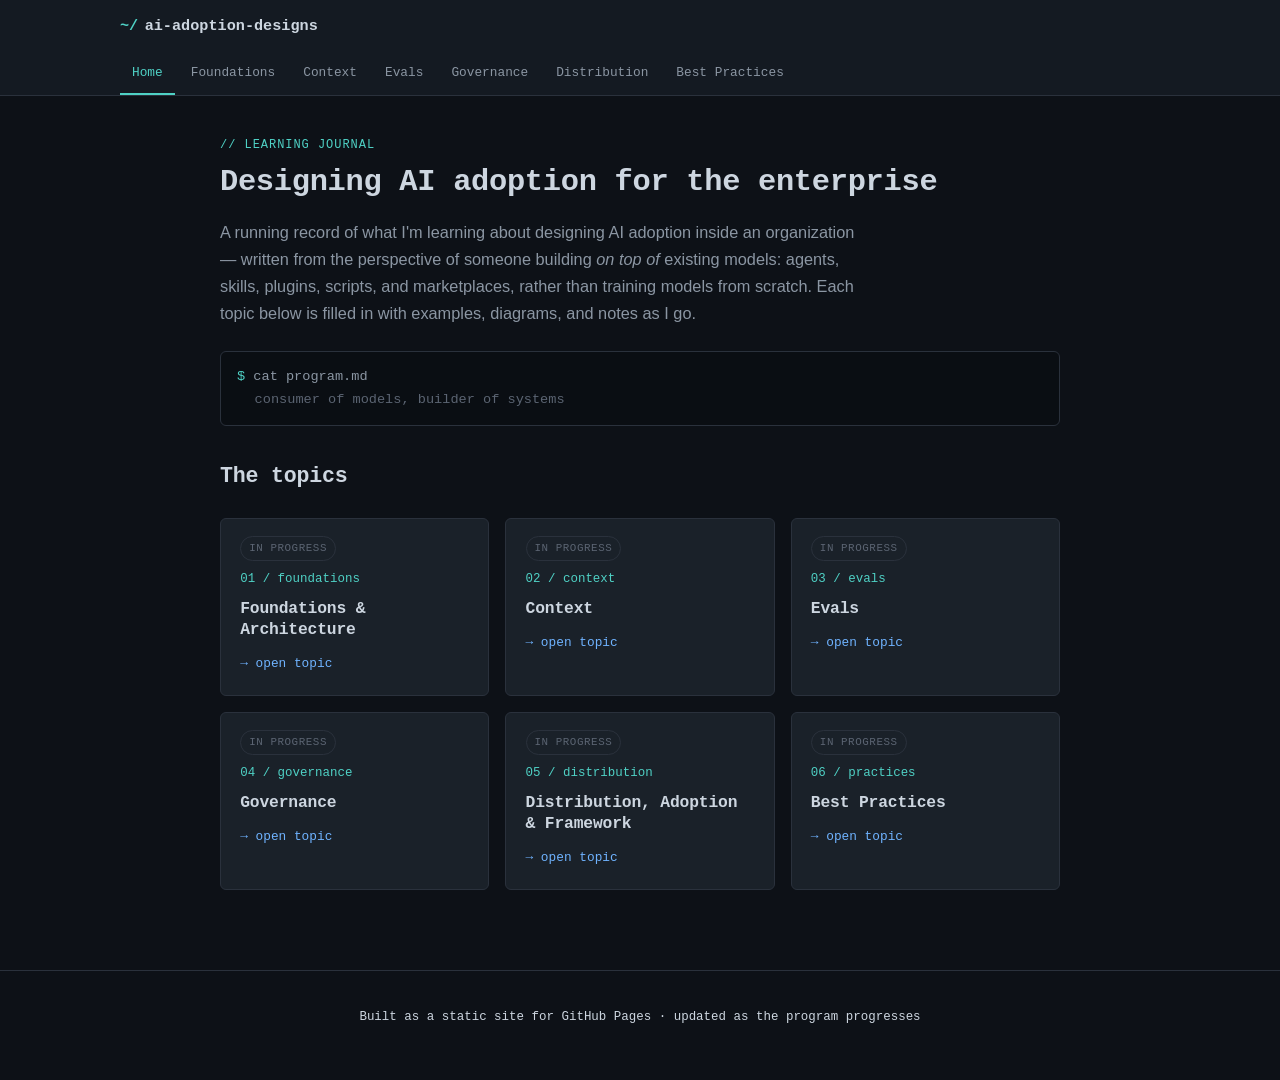
<file: index.html>
<!doctype html>
<html lang="en">
<head>
  <meta charset="utf-8">
  <meta name="viewport" content="width=device-width, initial-scale=1">
  <title>AI Adoption Designs — a learning journal</title>
  <meta name="description" content="A learning journal on designing enterprise AI adoption: architecture, context, evals, governance, distribution, and best practices (including token efficiency).">
  <link rel="icon" href="assets/favicon.svg" type="image/svg+xml">
  <link rel="stylesheet" href="css/style.css">
</head>
<body>
  <a class="skip-link" href="#main">Skip to content</a>

  <header class="site-header">
    <div class="header-row">
      <a class="brand" href="index.html"><span class="prompt">~/</span>ai-adoption-designs</a>
      <div class="header-spacer"></div>
    </div>
    <nav class="topic-nav" aria-label="Topics">
      <a href="index.html" class="active">Home</a>
      <a href="topics/foundations.html">Foundations</a>
      <a href="topics/context.html">Context</a>
      <a href="topics/evals.html">Evals</a>
      <a href="topics/governance.html">Governance</a>
      <a href="topics/distribution.html">Distribution</a>
      <a href="topics/practices.html">Best Practices</a>
    </nav>
  </header>

  <main id="main">
    <section class="page-head">
      <p class="topic-label">// learning journal</p>
      <h1>Designing AI adoption for the enterprise</h1>
      <p class="page-dek">
        A running record of what I'm learning about designing AI adoption inside an organization —
        written from the perspective of someone building <em>on top of</em> existing models:
        agents, skills, plugins, scripts, and marketplaces, rather than training models from scratch.
        Each topic below is filled in with examples, diagrams, and notes as I go.
      </p>
    </section>

    <div class="terminal" aria-hidden="true">
      <div class="line">cat program.md</div>
      <div class="out">consumer of models, builder of systems</div>
    </div>

    <h2>The topics</h2>
    <div class="topic-grid">

      <article class="topic-card">
        <span class="status-pill">in progress</span>
        <span class="topic-index">01 / foundations</span>
        <h3>Foundations &amp; Architecture</h3>
        <a class="card-link" href="topics/foundations.html">→ open topic</a>
      </article>

      <article class="topic-card">
        <span class="status-pill">in progress</span>
        <span class="topic-index">02 / context</span>
        <h3>Context</h3>
        <a class="card-link" href="topics/context.html">→ open topic</a>
      </article>

      <article class="topic-card">
        <span class="status-pill">in progress</span>
        <span class="topic-index">03 / evals</span>
        <h3>Evals</h3>
        <a class="card-link" href="topics/evals.html">→ open topic</a>
      </article>

      <article class="topic-card">
        <span class="status-pill">in progress</span>
        <span class="topic-index">04 / governance</span>
        <h3>Governance</h3>
        <a class="card-link" href="topics/governance.html">→ open topic</a>
      </article>

      <article class="topic-card">
        <span class="status-pill">in progress</span>
        <span class="topic-index">05 / distribution</span>
        <h3>Distribution, Adoption &amp; Framework</h3>
        <a class="card-link" href="topics/distribution.html">→ open topic</a>
      </article>

      <article class="topic-card">
        <span class="status-pill">in progress</span>
        <span class="topic-index">06 / practices</span>
        <h3>Best Practices</h3>
        <a class="card-link" href="topics/practices.html">→ open topic</a>
      </article>

    </div>
  </main>

  <footer class="site-footer">
    <p>Built as a static site for GitHub Pages · updated as the program progresses</p>
  </footer>

  <script src="js/main.js"></script>
</body>
</html>
</file>
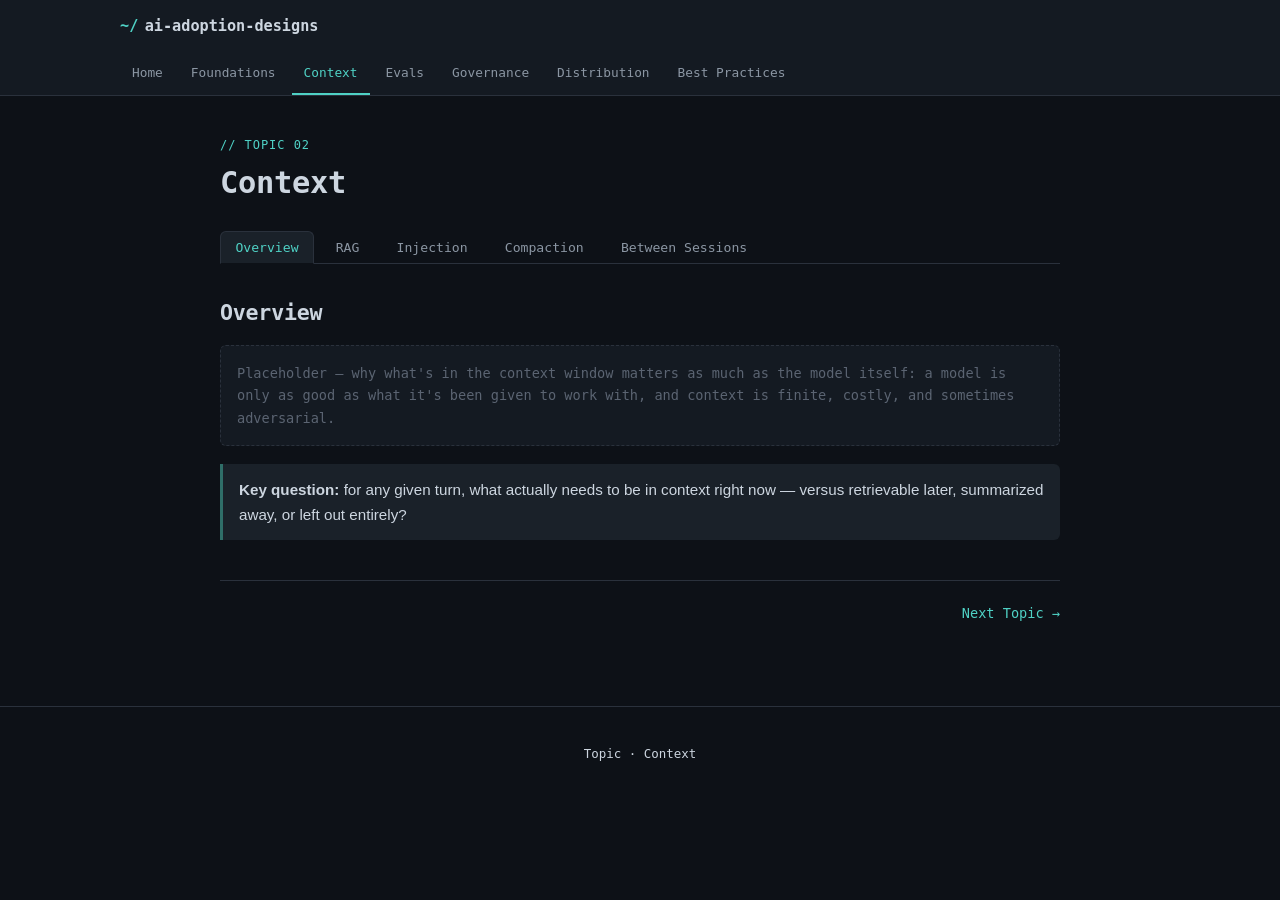
<file: topics/context.html>
<!doctype html>
<html lang="en">
<head>
  <meta charset="utf-8">
  <meta name="viewport" content="width=device-width, initial-scale=1">
  <title>Context — AI Adoption Designs</title>
  <meta name="description" content="Managing what's in the context window: RAG, injection risk, compaction, and carrying state between sessions.">
  <link rel="icon" href="../assets/favicon.svg" type="image/svg+xml">
  <link rel="stylesheet" href="../css/style.css">
</head>
<body>
  <a class="skip-link" href="#main">Skip to content</a>

  <header class="site-header">
    <div class="header-row">
      <a class="brand" href="../index.html"><span class="prompt">~/</span>ai-adoption-designs</a>
      <div class="header-spacer"></div>
    </div>
    <nav class="topic-nav" aria-label="Topics">
      <a href="../index.html">Home</a>
      <a href="foundations.html">Foundations</a>
      <a href="context.html" class="active">Context</a>
      <a href="evals.html">Evals</a>
      <a href="governance.html">Governance</a>
      <a href="distribution.html">Distribution</a>
      <a href="practices.html">Best Practices</a>
    </nav>
  </header>

  <main id="main">
    <section class="page-head">
      <p class="topic-label">// topic 02</p>
      <h1>Context</h1>
    </section>

    <div class="subtabs" role="tablist" aria-label="Context sections" data-tabs="#topic-panels">
      <button class="tab-btn" role="tab" id="tab-overview" data-tab="panel-overview" aria-selected="true" aria-controls="panel-overview">Overview</button>
      <button class="tab-btn" role="tab" id="tab-rag" data-tab="panel-rag" aria-selected="false" aria-controls="panel-rag">RAG</button>
      <button class="tab-btn" role="tab" id="tab-injection" data-tab="panel-injection" aria-selected="false" aria-controls="panel-injection">Injection</button>
      <button class="tab-btn" role="tab" id="tab-compaction" data-tab="panel-compaction" aria-selected="false" aria-controls="panel-compaction">Compaction</button>
      <button class="tab-btn" role="tab" id="tab-between" data-tab="panel-between" aria-selected="false" aria-controls="panel-between">Between Sessions</button>
    </div>

    <div id="topic-panels">

      <section class="tab-panel" id="panel-overview" role="tabpanel" tabindex="0" aria-labelledby="tab-overview">
        <h2>Overview</h2>
        <p class="placeholder">
          Placeholder — why what's in the context window matters as much as the model itself:
          a model is only as good as what it's been given to work with, and context is finite,
          costly, and sometimes adversarial.
        </p>
        <div class="callout">
          <p><strong>Key question:</strong> for any given turn, what actually needs to be in
          context right now — versus retrievable later, summarized away, or left out entirely?</p>
        </div>
      </section>

      <section class="tab-panel" id="panel-rag" role="tabpanel" tabindex="0" aria-labelledby="tab-rag" hidden>
        <h2>RAG</h2>
        <p class="placeholder">
          Placeholder — retrieval-augmented generation as a way to pull in relevant content on
          demand instead of stuffing everything into the prompt up front. Chunking, embeddings,
          retrieval quality, and when RAG beats just widening the context window.
        </p>
      </section>

      <section class="tab-panel" id="panel-injection" role="tabpanel" tabindex="0" aria-labelledby="tab-injection" hidden>
        <h2>Injection</h2>
        <p class="placeholder">
          Placeholder — prompt injection as the risk that untrusted content pulled into context
          (web pages, documents, tool output) carries instructions the model shouldn't follow.
          Treating retrieved content as data, not commands, and where that boundary needs to be
          enforced.
        </p>
      </section>

      <section class="tab-panel" id="panel-compaction" role="tabpanel" tabindex="0" aria-labelledby="tab-compaction" hidden>
        <h2>Compaction</h2>
        <p class="placeholder">
          Placeholder — what happens as a session grows past the context window: summarizing or
          dropping older turns, what's safe to compact versus what must be preserved verbatim,
          and the tradeoffs against just starting fresh.
        </p>
      </section>

      <section class="tab-panel" id="panel-between" role="tabpanel" tabindex="0" aria-labelledby="tab-between" hidden>
        <h2>Between Sessions</h2>
        <p class="placeholder">
          Placeholder — carrying state across sessions once the current context window closes:
          memory files, persisted summaries, and what's worth remembering versus re-deriving
          each time.
        </p>
      </section>

    </div>
  </main>

  <footer class="site-footer">
    <p>Topic · Context</p>
  </footer>

  <script src="../js/main.js"></script>
</body>
</html>
</file>
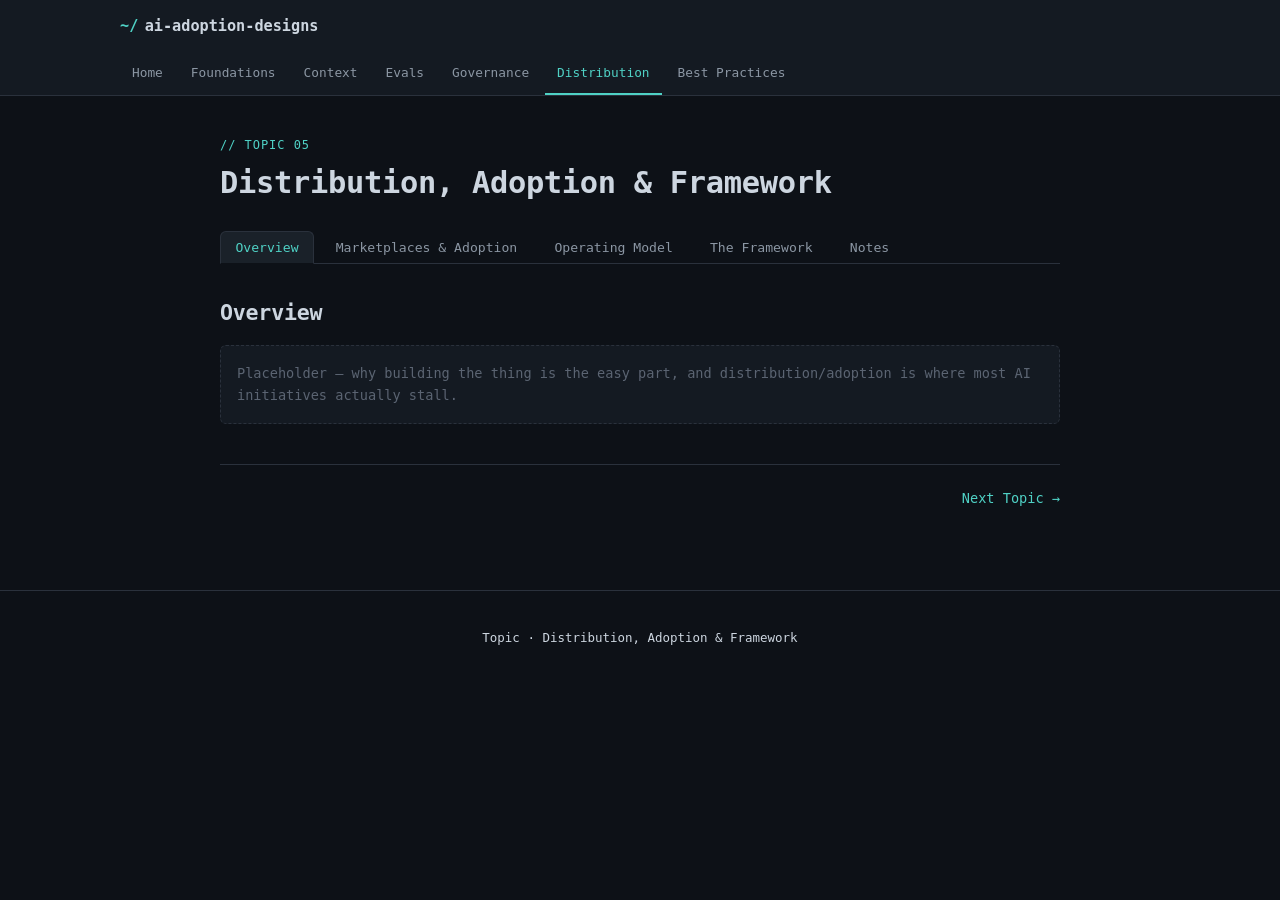
<file: topics/distribution.html>
<!doctype html>
<html lang="en">
<head>
  <meta charset="utf-8">
  <meta name="viewport" content="width=device-width, initial-scale=1">
  <title>Distribution, Adoption &amp; Framework — AI Adoption Designs</title>
  <meta name="description" content="Marketplaces, non-technical contributors, rollout, operating model, and a framework tying the program together.">
  <link rel="icon" href="../assets/favicon.svg" type="image/svg+xml">
  <link rel="stylesheet" href="../css/style.css">
</head>
<body>
  <a class="skip-link" href="#main">Skip to content</a>

  <header class="site-header">
    <div class="header-row">
      <a class="brand" href="../index.html"><span class="prompt">~/</span>ai-adoption-designs</a>
      <div class="header-spacer"></div>
    </div>
    <nav class="topic-nav" aria-label="Topics">
      <a href="../index.html">Home</a>
      <a href="foundations.html">Foundations</a>
      <a href="context.html">Context</a>
      <a href="evals.html">Evals</a>
      <a href="governance.html">Governance</a>
      <a href="distribution.html" class="active">Distribution</a>
      <a href="practices.html">Best Practices</a>
    </nav>
  </header>

  <main id="main">
    <section class="page-head">
      <p class="topic-label">// topic 05</p>
      <h1>Distribution, Adoption &amp; Framework</h1>
    </section>

    <div class="subtabs" role="tablist" aria-label="Distribution sections" data-tabs="#topic-panels">
      <button class="tab-btn" role="tab" id="tab-overview" data-tab="panel-overview" aria-selected="true" aria-controls="panel-overview">Overview</button>
      <button class="tab-btn" role="tab" id="tab-marketplaces" data-tab="panel-marketplaces" aria-selected="false" aria-controls="panel-marketplaces">Marketplaces &amp; Adoption</button>
      <button class="tab-btn" role="tab" id="tab-operating" data-tab="panel-operating" aria-selected="false" aria-controls="panel-operating">Operating Model</button>
      <button class="tab-btn" role="tab" id="tab-framework" data-tab="panel-framework" aria-selected="false" aria-controls="panel-framework">The Framework</button>
      <button class="tab-btn" role="tab" id="tab-notes" data-tab="panel-notes" aria-selected="false" aria-controls="panel-notes">Notes</button>
    </div>

    <div id="topic-panels">

      <section class="tab-panel" id="panel-overview" role="tabpanel" tabindex="0" aria-labelledby="tab-overview">
        <h2>Overview</h2>
        <p class="placeholder">
          Placeholder — why building the thing is the easy part, and distribution/adoption is
          where most AI initiatives actually stall.
        </p>
      </section>

      <section class="tab-panel" id="panel-marketplaces" role="tabpanel" tabindex="0" aria-labelledby="tab-marketplaces" hidden>
        <h2>Marketplaces &amp; Adoption</h2>
        <p class="placeholder">Placeholder — internal marketplace design, discoverability, vetting/review process, enabling non-technical contributors to publish.</p>
      </section>

      <section class="tab-panel" id="panel-operating" role="tabpanel" tabindex="0" aria-labelledby="tab-operating" hidden>
        <h2>Operating Model</h2>
        <p class="placeholder">Placeholder — who owns what (platform team vs. domain teams), support model, versioning and deprecation.</p>
      </section>

      <section class="tab-panel" id="panel-framework" role="tabpanel" tabindex="0" aria-labelledby="tab-framework" hidden>
        <h2>The Framework</h2>
        <p class="placeholder">
          Placeholder — the single framework that ties the other topics together: architecture
          choices, best-practice patterns, evals, and governance as stages of one adoption
          lifecycle. Diagram to come once the shape is clear.
        </p>
        <figure class="diagram">
          <svg viewBox="0 0 640 140" role="img" aria-labelledby="framework-diagram-title">
            <title id="framework-diagram-title">Placeholder framework: topics feeding one adoption lifecycle</title>
            <style>
              .fnode rect { fill: var(--bg-raised); stroke: var(--border); stroke-width: 1; }
              .fnode text { fill: var(--text-dim); font-family: var(--mono); font-size: 11px; text-anchor: middle; }
              .fedge { stroke: var(--text-faint); stroke-width: 1.2; fill: none; marker-end: url(#farrow); }
            </style>
            <defs>
              <marker id="farrow" markerWidth="8" markerHeight="8" refX="6" refY="3" orient="auto">
                <path d="M0,0 L7,3 L0,6 Z" fill="var(--text-faint)"></path>
              </marker>
            </defs>
            <g class="fnode"><rect x="10" y="45" width="135" height="40" rx="6"></rect><text x="77.5" y="69">Architecture</text></g>
            <g class="fnode"><rect x="170" y="45" width="135" height="40" rx="6"></rect><text x="237.5" y="69">Practices</text></g>
            <g class="fnode"><rect x="330" y="45" width="135" height="40" rx="6"></rect><text x="397.5" y="69">Evals</text></g>
            <g class="fnode"><rect x="490" y="45" width="135" height="40" rx="6"></rect><text x="557.5" y="69">Governance</text></g>
            <path class="fedge" d="M145,65 L170,65"></path>
            <path class="fedge" d="M305,65 L330,65"></path>
            <path class="fedge" d="M465,65 L490,65"></path>
          </svg>
          <figcaption>Placeholder sequence — will likely become a loop rather than a line once the framework is drafted.</figcaption>
        </figure>
      </section>

      <section class="tab-panel" id="panel-notes" role="tabpanel" tabindex="0" aria-labelledby="tab-notes" hidden>
        <h2>Running notes</h2>
        <p class="placeholder">Placeholder — day-by-day notes go here.</p>
      </section>

    </div>
  </main>

  <footer class="site-footer">
    <p>Topic · Distribution, Adoption &amp; Framework</p>
  </footer>

  <script src="../js/main.js"></script>
</body>
</html>
</file>
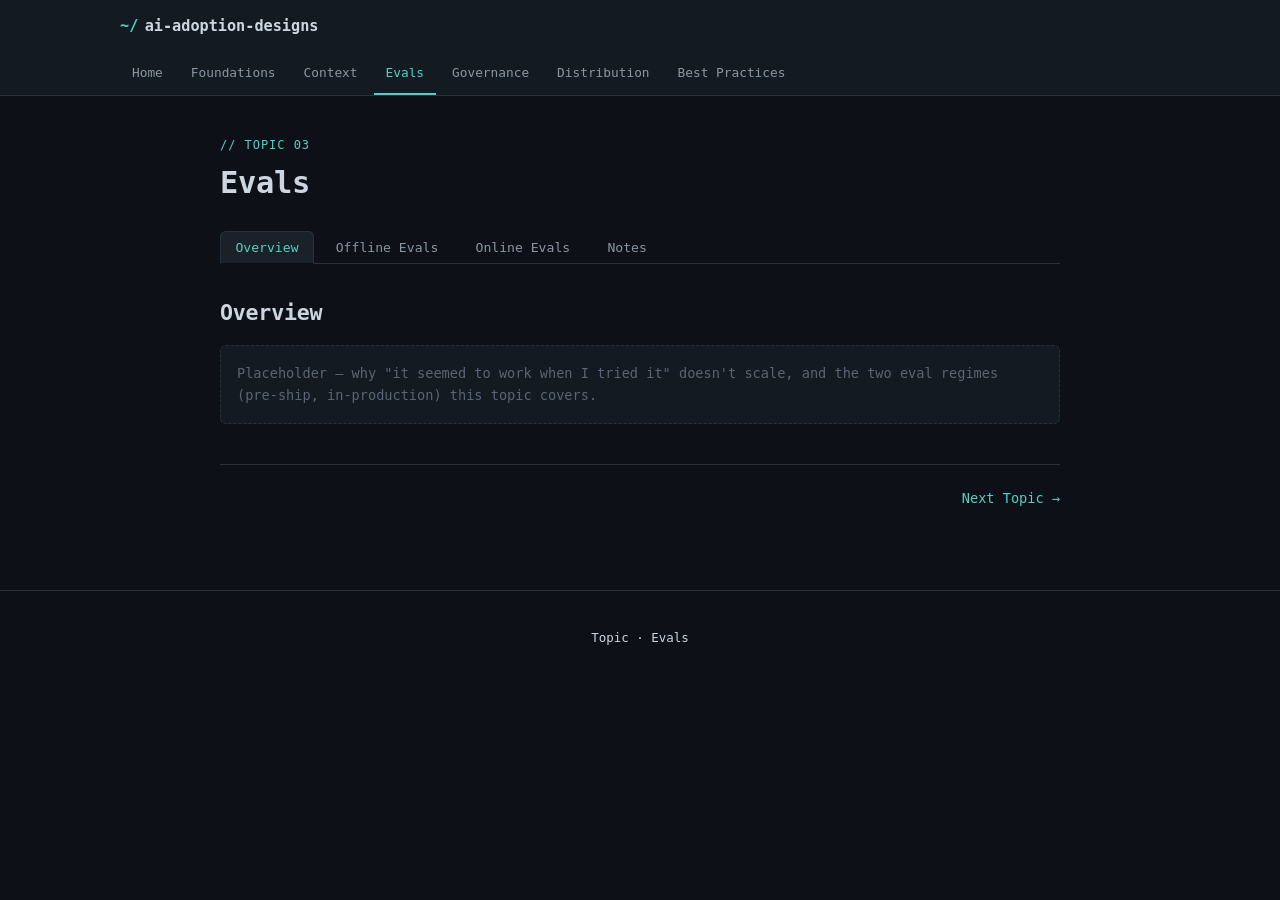
<file: topics/evals.html>
<!doctype html>
<html lang="en">
<head>
  <meta charset="utf-8">
  <meta name="viewport" content="width=device-width, initial-scale=1">
  <title>Evals — AI Adoption Designs</title>
  <meta name="description" content="Offline evals before shipping, and online evals once a system is in production.">
  <link rel="icon" href="../assets/favicon.svg" type="image/svg+xml">
  <link rel="stylesheet" href="../css/style.css">
</head>
<body>
  <a class="skip-link" href="#main">Skip to content</a>

  <header class="site-header">
    <div class="header-row">
      <a class="brand" href="../index.html"><span class="prompt">~/</span>ai-adoption-designs</a>
      <div class="header-spacer"></div>
    </div>
    <nav class="topic-nav" aria-label="Topics">
      <a href="../index.html">Home</a>
      <a href="foundations.html">Foundations</a>
      <a href="context.html">Context</a>
      <a href="evals.html" class="active">Evals</a>
      <a href="governance.html">Governance</a>
      <a href="distribution.html">Distribution</a>
      <a href="practices.html">Best Practices</a>
    </nav>
  </header>

  <main id="main">
    <section class="page-head">
      <p class="topic-label">// topic 03</p>
      <h1>Evals</h1>
    </section>

    <div class="subtabs" role="tablist" aria-label="Evals sections" data-tabs="#topic-panels">
      <button class="tab-btn" role="tab" id="tab-overview" data-tab="panel-overview" aria-selected="true" aria-controls="panel-overview">Overview</button>
      <button class="tab-btn" role="tab" id="tab-offline" data-tab="panel-offline" aria-selected="false" aria-controls="panel-offline">Offline Evals</button>
      <button class="tab-btn" role="tab" id="tab-online" data-tab="panel-online" aria-selected="false" aria-controls="panel-online">Online Evals</button>
      <button class="tab-btn" role="tab" id="tab-notes" data-tab="panel-notes" aria-selected="false" aria-controls="panel-notes">Notes</button>
    </div>

    <div id="topic-panels">

      <section class="tab-panel" id="panel-overview" role="tabpanel" tabindex="0" aria-labelledby="tab-overview">
        <h2>Overview</h2>
        <p class="placeholder">
          Placeholder — why "it seemed to work when I tried it" doesn't scale, and the two eval
          regimes (pre-ship, in-production) this topic covers.
        </p>
      </section>

      <section class="tab-panel" id="panel-offline" role="tabpanel" tabindex="0" aria-labelledby="tab-offline" hidden>
        <h2>Offline Evals (pre-ship)</h2>
        <p class="placeholder">Placeholder — test-set construction, golden examples, grading methods (exact match, rubric, LLM-judge).</p>
        <table>
          <thead><tr><th>Method</th><th>Good for</th></tr></thead>
          <tbody>
            <tr><td>Exact / structural match</td><td>Deterministic outputs (JSON shape, tool calls)</td></tr>
            <tr><td>Rubric scoring</td><td>Open-ended quality with defined criteria</td></tr>
            <tr><td>LLM-as-judge</td><td>Scaling subjective review, with spot-checked calibration</td></tr>
          </tbody>
        </table>
      </section>

      <section class="tab-panel" id="panel-online" role="tabpanel" tabindex="0" aria-labelledby="tab-online" hidden>
        <h2>Online Evals (in production)</h2>
        <p class="placeholder">Placeholder — sampling real traffic, feedback signals, drift detection, alerting thresholds.</p>
        <div class="callout">
          <p><strong>Open question:</strong> what's the minimum signal needed to catch a regression
          before a user escalates it?</p>
        </div>
      </section>

      <section class="tab-panel" id="panel-notes" role="tabpanel" tabindex="0" aria-labelledby="tab-notes" hidden>
        <h2>Running notes</h2>
        <p class="placeholder">Placeholder — day-by-day notes go here.</p>
      </section>

    </div>
  </main>

  <footer class="site-footer">
    <p>Topic · Evals</p>
  </footer>

  <script src="../js/main.js"></script>
</body>
</html>
</file>
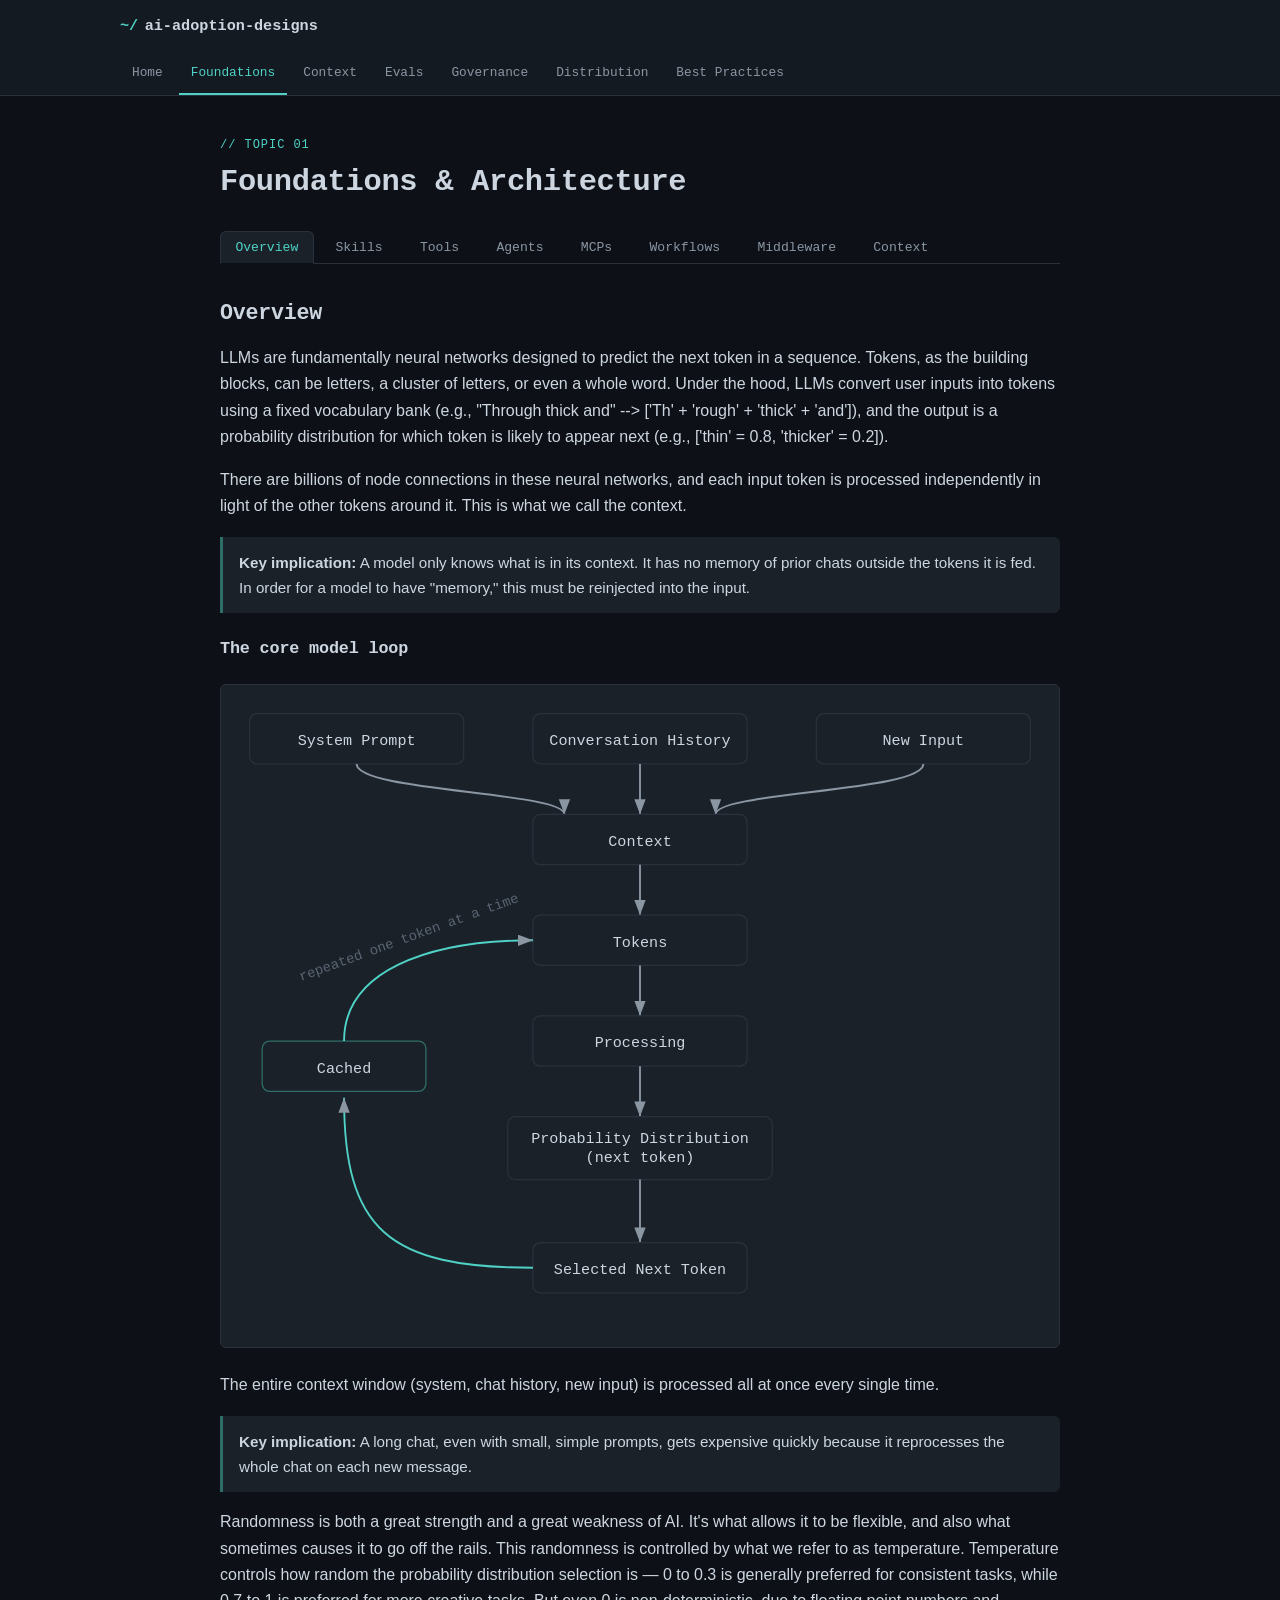
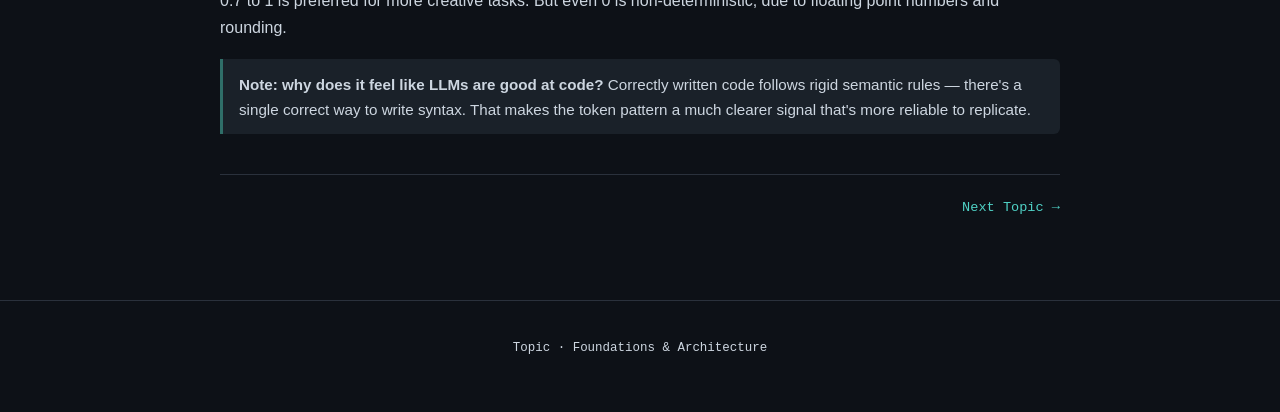
<file: topics/foundations.html>
<!doctype html>
<html lang="en">
<head>
  <meta charset="utf-8">
  <meta name="viewport" content="width=device-width, initial-scale=1">
  <title>Foundations &amp; Architecture — AI Adoption Designs</title>
  <meta name="description" content="The core model loop, and the building blocks on top of it: skills, tools, agents, MCPs, workflows, middleware, and context.">
  <link rel="icon" href="../assets/favicon.svg" type="image/svg+xml">
  <link rel="stylesheet" href="../css/style.css">
</head>
<body>
  <a class="skip-link" href="#main">Skip to content</a>

  <header class="site-header">
    <div class="header-row">
      <a class="brand" href="../index.html"><span class="prompt">~/</span>ai-adoption-designs</a>
      <div class="header-spacer"></div>
    </div>
    <nav class="topic-nav" aria-label="Topics">
      <a href="../index.html">Home</a>
      <a href="foundations.html" class="active">Foundations</a>
      <a href="context.html">Context</a>
      <a href="evals.html">Evals</a>
      <a href="governance.html">Governance</a>
      <a href="distribution.html">Distribution</a>
      <a href="practices.html">Best Practices</a>
    </nav>
  </header>

  <main id="main">
    <section class="page-head">
      <p class="topic-label">// topic 01</p>
      <h1>Foundations &amp; Architecture</h1>
    </section>

    <div class="subtabs" role="tablist" aria-label="Foundations sections" data-tabs="#topic-panels">
      <button class="tab-btn" role="tab" id="tab-overview" data-tab="panel-overview" aria-selected="true" aria-controls="panel-overview">Overview</button>
      <button class="tab-btn" role="tab" id="tab-skills" data-tab="panel-skills" aria-selected="false" aria-controls="panel-skills">Skills</button>
      <button class="tab-btn" role="tab" id="tab-tools" data-tab="panel-tools" aria-selected="false" aria-controls="panel-tools">Tools</button>
      <button class="tab-btn" role="tab" id="tab-agents" data-tab="panel-agents" aria-selected="false" aria-controls="panel-agents">Agents</button>
      <button class="tab-btn" role="tab" id="tab-mcps" data-tab="panel-mcps" aria-selected="false" aria-controls="panel-mcps">MCPs</button>
      <button class="tab-btn" role="tab" id="tab-workflows" data-tab="panel-workflows" aria-selected="false" aria-controls="panel-workflows">Workflows</button>
      <button class="tab-btn" role="tab" id="tab-middleware" data-tab="panel-middleware" aria-selected="false" aria-controls="panel-middleware">Middleware</button>
      <button class="tab-btn" role="tab" id="tab-context" data-tab="panel-context" aria-selected="false" aria-controls="panel-context">Context</button>
    </div>

    <div id="topic-panels">

      <section class="tab-panel" id="panel-overview" role="tabpanel" tabindex="0" aria-labelledby="tab-overview">
        <h2>Overview</h2>
        <p>
          LLMs are fundamentally neural networks designed to predict the next token in
          a sequence. Tokens, as the building blocks, can be letters, a cluster of letters, or
          even a whole word. Under the hood, LLMs convert user inputs into tokens using a
          fixed vocabulary bank (e.g., "Through thick and" --> ['Th' + 'rough' + 'thick' + 'and']), and the output is a probability distribution for which token
          is likely to appear next (e.g., ['thin' = 0.8, 'thicker' = 0.2]).
        </p>
        <p>
          There are billions of node connections in these neural networks, and each input token
          is processed independently in light of the other tokens around it. This is what we
          call the context.
        </p>
        <div class="callout">
          <p><strong>Key implication:</strong> A model only knows what is in its context. It has
          no memory of prior chats outside the tokens it is fed. In order for a model to have
          "memory," this must be reinjected into the input.</p>
        </div>

        <h3>The core model loop</h3>

        <figure class="diagram">
          <svg viewBox="0 0 640 500" role="img" aria-labelledby="cml-diagram-title">
            <title id="cml-diagram-title">The core model loop: prompt assembled from system prompt, chat history, and new input, cascading down through tokens, processing, and probability distribution to a selected next token, which loops back through a cache into tokens</title>
            <defs>
              <marker id="cmlarrow" markerWidth="10" markerHeight="10" refX="8" refY="3" orient="auto">
                <path d="M0,0 L8,3 L0,6 Z" fill="var(--text-dim)"></path>
              </marker>
            </defs>
            <style>
              .cmlnode rect { fill: var(--bg-raised); stroke: var(--border); stroke-width: 1; }
              .cmlnode text { fill: var(--text); font-family: var(--mono); font-size: 12px; text-anchor: middle; }
              .cmlnode.cache rect { stroke: var(--accent-dim); }
              .cmledge { stroke: var(--text-dim); stroke-width: 1.5; fill: none; marker-end: url(#cmlarrow); }
              .cmlloop { stroke: var(--accent); stroke-width: 1.5; fill: none; marker-end: url(#cmlarrow); }
              .cmllabel { fill: var(--text-faint); font-family: var(--mono); font-size: 11px; text-anchor: middle; }
            </style>

            <g class="cmlnode"><rect x="10" y="10" width="170" height="40" rx="6"></rect><text x="95" y="35">System Prompt</text></g>
            <g class="cmlnode"><rect x="235" y="10" width="170" height="40" rx="6"></rect><text x="320" y="35">Conversation History</text></g>
            <g class="cmlnode"><rect x="460" y="10" width="170" height="40" rx="6"></rect><text x="545" y="35">New Input</text></g>

            <path class="cmledge" d="M95,50 C95,72 260,72 260,90"></path>
            <path class="cmledge" d="M320,50 L320,90"></path>
            <path class="cmledge" d="M545,50 C545,72 380,72 380,90"></path>

            <g class="cmlnode"><rect x="235" y="90" width="170" height="40" rx="6"></rect><text x="320" y="115">Context</text></g>
            <path class="cmledge" d="M320,130 L320,170"></path>

            <g class="cmlnode"><rect x="235" y="170" width="170" height="40" rx="6"></rect><text x="320" y="195">Tokens</text></g>
            <path class="cmledge" d="M320,210 L320,250"></path>

            <g class="cmlnode"><rect x="235" y="250" width="170" height="40" rx="6"></rect><text x="320" y="275">Processing</text></g>
            <path class="cmledge" d="M320,290 L320,330"></path>

            <g class="cmlnode"><rect x="215" y="330" width="210" height="50" rx="6"></rect><text x="320" y="351">Probability Distribution</text><text x="320" y="366">(next token)</text></g>
            <path class="cmledge" d="M320,380 L320,430"></path>

            <g class="cmlnode"><rect x="235" y="430" width="170" height="40" rx="6"></rect><text x="320" y="455">Selected Next Token</text></g>

            <path class="cmlloop" d="M235,450 C120,450 85,420 85,315"></path>
            <g class="cmlnode cache"><rect x="20" y="270" width="130" height="40" rx="6"></rect><text x="85" y="295">Cached</text></g>
            <path class="cmlloop" d="M85,270 C85,215 150,190 235,190"></path>
            <text class="cmllabel" x="200" y="215" transform="rotate(-20 100 380)">repeated one token at a time</text>
          </svg>
        </figure>

        <p>
          The entire context window (system, chat history, new input) is processed all at once
          every single time.
        </p>

        <div class="callout">
          <p><strong>Key implication:</strong> A long chat, even with small, simple prompts, gets
          expensive quickly because it reprocesses the whole chat on each new message.</p>
        </div>

        <p>
          Randomness is both a great strength and a great weakness of AI. It's what allows it to
          be flexible, and also what sometimes causes it to go off the rails. This randomness is
          controlled by what we refer to as temperature. Temperature controls how random the
          probability distribution selection is — 0 to 0.3 is generally preferred for consistent
          tasks, while 0.7 to 1 is preferred for more creative tasks. But even 0 is
          non-deterministic, due to floating point numbers and rounding.
        </p>
        <div class="callout">
          <p><strong>Note: why does it feel like LLMs are good at code?</strong> Correctly
          written code follows rigid semantic rules — there's a single correct way to write
          syntax. That makes the token pattern a much clearer signal that's more reliable to
          replicate.</p>
        </div>
      </section>

      <section class="tab-panel" id="panel-skills" role="tabpanel" tabindex="0" aria-labelledby="tab-skills" hidden>
        <h2>Skills</h2>
        <p>
          Skills exist to solve a specific tension. Some context — a workflow, a reference,
          a set of instructions — is needed sometimes, but not every single turn. Including it
          all the time bloats context: it's expensive, and it's confusing for LLMs to handle
          when the prompt is full of material that's irrelevant to the task at hand. But leaving
          it out entirely is also bad — it means re-typing or re-explaining the same thing every
          time it's actually needed. A skill is reusable, shareable context that loads only when
          it's relevant, avoiding both problems at once.
        </p>

        <div class="callout">
          <p><strong>Key concept: progressive disclosure.</strong> Progressive disclosure is the
          notion that not all context should be available in every single prompt. Rather,
          sometimes it should be included and sometimes it should be left out. AI systems use
          descriptions as short-context cues for when further information should be loaded into
          context; otherwise, it's left out.</p>
        </div>

        <p>
          Skills leverage progressive disclosure to load context into the context window only
          when relevant. A skill has a description — a short set of words that tells the LLM
          what the skill does and when it should be activated — but hides the rest of the text
          behind the skill itself. If the LLM determines the skill is relevant, based on its
          description and the rest of the context it has, it loads the rest of the skill text
          into its context window, basically as if the user had just given it all of the
          context contained within the skill.
        </p>

        <p>
          In this manner, we're able to leverage reusable context in the form of the skill, but
          only add it into our context window — which is expensive, and can confuse the LLM if
          there's too much — when it's relevant to the conversation.
        </p>

        <p>
          Mechanically, there's nothing special going on here — it's all just next-token
          generation, same as everything else in the core model loop above. Every skill's name
          and description is always part of the system prompt, every single turn.
          If the model judges a skill relevant to what the user is asking, it generates a tool
          call to load that skill, and the skill's body text comes back into context as the
          result of that tool call — exactly like any other tool result. Nothing about this is a
          separate mechanism from tool use; it's tool use, applied to loading text.
        </p>

        <p>
          This has a key implication: since the description is what the model reasons over to
          decide whether to load the skill, and it's always in context, that description should
          be short, specific, and should read like an activation instruction — something close
          to "use this skill when &lt;specific situation&gt;" — rather than a vague summary of
          what the skill contains.
        </p>

        <div class="code-block">
          <div class="code-head">
            <span class="code-lang">always loaded</span>
          </div>
          <pre><code><span class="tok-com">---</span>
<span class="tok-kw">name</span>: pdf-forms
<span class="tok-kw">description</span>: <span class="tok-str">Fills out and extracts data from PDF form fields. Use when the user mentions a PDF, a form, or asks to fill in or read form fields.</span>
<span class="tok-com">---</span></code></pre>
        </div>
        <div class="code-block">
          <div class="code-head">
            <span class="code-lang">loaded only when relevant</span>
          </div>
          <pre><code><span class="tok-com"># Filling a PDF form</span>

1. Inspect the form fields: `pdftk input.pdf dump_data_fields`
2. Map each field name to a value
3. Fill the form: `pdftk input.pdf fill_form data.fdf output filled.pdf`</code></pre>
        </div>

        <p>
          This carries a few implications for how skills should be constructed. The first is
          the scope of the skill, and of its description. There's an inherent trade-off: go too
          broad, and it activates so often that it doesn't actually narrow the context — it
          might as well just be always loaded. Go too narrow, and it doesn't activate when it
          should, and doesn't add any value.
        </p>

        <p>Skills actually have a third layer to them — three stages of activation:</p>
        <ul>
          <li><strong>Always:</strong> the name and description.</li>
          <li><strong>When relevant:</strong> the skill body text.</li>
          <li><strong>When extra stuff is needed:</strong> extra files.</li>
        </ul>

        <p>
          That third layer doesn't load automatically just because the skill activated. Extra
          files aren't pulled into context when the skill body loads — they're reached the same
          way everything else is reached, through further next-token generation. The skill body
          has to specifically reference a file by name or path for the model to know it exists
          and decide to go get it. A skill can activate and still never touch its extra files, if
          nothing in the body text points the model toward them.
        </p>

        <p>
          Across the industry, extra files tend to fall into three categories, though a skill
          isn't limited to these:
        </p>
        <ul>
          <li><strong>Scripts:</strong> blocks of code — Python, shell, anything executable —
          that are never loaded into context themselves. Instead, the model generates a tool call
          to run the script, and only the script's <em>output</em> comes back into context, the
          same way any other tool result does.</li>
          <li><strong>References:</strong> plain text or documents that <em>do</em> get loaded
          into context when the model reads them — extra information that's useful but too long
          or too specific to put in the skill body itself.</li>
          <li><strong>Assets:</strong> files a script might operate on, or that get copied or
          handed off somewhere, rather than read. The model typically only ever sees the asset's
          path, not its contents — it's something other tools act on, not something the model
          reads.</li>
        </ul>

        <p>
          Semantic activation can also be bypassed entirely: typing a skill's name directly
          (e.g. <code>/skill-name</code>) forces it to load, regardless of whether its
          description would otherwise have matched. But loading is all that guarantees — a skill
          entering context guarantees only that its text has been read by the model, not that
          the model acts on it. What happens next is still just generation.
        </p>
      </section>

      <section class="tab-panel" id="panel-tools" role="tabpanel" tabindex="0" aria-labelledby="tab-tools" hidden>
        <h2>Tools</h2>
        <p>Tools are what allow LLMs to interact with external systems.</p>

        <p>
          Fundamentally, LLMs are next-token generators. That's all they do — produce tokens, one
          at a time. Tokens, as text, don't directly produce action; an LLM on its own can't send
          an email, read a file, or run a search, no matter how clearly it describes the intent
          to do so. Getting from text to action requires a second step, something that sits
          outside the model and turns generated text into a real effect in the world.
        </p>

        <p>This is where tools come in.</p>

        <p>
          Tools are systems designed to accept text in a specific format and then execute some
          action based on that text. So, for example:
        </p>

        <div class="code-block">
          <div class="code-head">
            <span class="code-lang">model generates</span>
          </div>
          <pre><code>{
  <span class="tok-str">"tool"</span>: <span class="tok-str">"get_weather"</span>,
  <span class="tok-str">"input"</span>: { <span class="tok-str">"city"</span>: <span class="tok-str">"Seattle"</span> }
}</code></pre>
        </div>
        <div class="code-block">
          <div class="code-head">
            <span class="code-lang">tool returns</span>
          </div>
          <pre><code>{
  <span class="tok-str">"temp_f"</span>: <span class="tok-num">58</span>,
  <span class="tok-str">"conditions"</span>: <span class="tok-str">"light rain"</span>
}
<span class="tok-com">// this result is inserted back into the model's context</span>
<span class="tok-com">// before it continues generating</span></code></pre>
        </div>

        <p>
          This means the tool framework is responsible for doing anything other than outputting
          text, and can be a great point of control for what the system can or cannot do. The
          model only ever generates the text. The tool is what actually goes out and does
          things, then returns information back to the model.
        </p>

        <p>
          This doesn't come for free, however — tool descriptions, tool processing, and whatever
          the tool returns all become part of the context.
        </p>

        <p>
          Tool descriptions enter the system prompt much the same way skill descriptions do —
          always present, telling the model what each tool does and when to reach for it. Some of
          the most basic tools, like code execution for certain models, skip that step entirely
          and get trained into the model itself rather than described at request time. Tools
          typically also carry a schema: a definition of exactly what shape the tool call's input
          has to take — which fields are required, what type each one is — so the model's output
          can actually be parsed and acted on, not just loosely interpreted.
        </p>

        <p>
          Getting from generated text to an executed action depends on activation: some models
          emit special signal tokens that mark where a tool call begins and where it ends, so the
          surrounding system knows which span of output to treat as a tool call rather than as a
          reply to the user. Those spans are typically flagged separately from ordinary
          user-facing text, which is how an application like Claude Code knows to hide the raw
          tool call from the person watching, and instead hand its contents off to whatever
          framework actually executes it. Middleware often sits at that handoff point, checking
          that the emitted tool call actually matches its schema before anything downstream tries
          to run it.
        </p>
      </section>

      <section class="tab-panel" id="panel-agents" role="tabpanel" tabindex="0" aria-labelledby="tab-agents" hidden>
        <h2>Agents</h2>

        <p>
          At a high level, agents are mostly taken care of for you. A plain LLM call is just a
          single round of next-token generation: you send a prompt, it generates tokens, and
          those tokens come back to you as a string of text. That's the whole interaction. On its
          own, a single call can't iterate — it can't generate a tool call, get that tool call
          executed, see the result, and decide what to do next. There's no loop, no automated
          goal-directed behavior, just one prompt, one response.
        </p>

        <p>
          An agent is what adds that loop: multi-step, goal-directed, iterative processing, where
          the model's own output at each step feeds back in to decide the next one. Building that
          loop is real architecture — deciding when to stop, how to feed tool results back in,
          how to handle errors — but it's not something you typically need to design yourself.
          Mainline harnesses like Claude Code or Cursor already handle the agent loop for you.
        </p>

        <p>
          What's actually useful to understand, day to day, is <strong>subagents</strong> —
          because those are something you configure.
        </p>

        <p>
          A subagent works a lot like a skill. It has a description
          that's always loaded into the system prompt, every turn. The model can generate a tool
          call to activate it when the description looks relevant, and once activated, the
          subagent's own body text — the instructions for what it does — loads in as context,
          the same way a skill's body does.
        </p>

        <p>Where a subagent differs from a skill is in a few specific ways:</p>
        <ul>
          <li><strong>It runs in its own context window.</strong> Activating a subagent doesn't
          load its text into the main conversation's context — it spins up a separate context
          window entirely. That window typically starts with a system prompt of its own, a
          delegation prompt from whatever decided the subagent was needed (a summary of the task
          to do), and the subagent's body text. It then runs its own loop, independently, outside
          the main chat UI, until it reaches a conclusion. At that point it sends a summary of
          what it did and learned back to the main conversation, which shows up there as a single
          tool call result.</li>
          <li><strong>It can run on a different model.</strong> The main conversation might run
          on a large, expensive model, while a subagent doing quick, mechanical work — reading a
          file, running a lookup — runs on something cheaper.</li>
          <li><strong>It can be limited to a subset of tools.</strong> A subagent can be
          restricted so it only has, say, a read-only tool — not just discouraged from writing
          anywhere, but structurally unable to, even if the model "wanted" to.</li>
          <li><strong>It can have specific skills forced into context.</strong> You can specify
          skills that always load with a given subagent, rather than relying on semantic
          activation.</li>
        </ul>

        <p>
          This unlocks <strong>context isolation</strong>, in both directions. The main
          conversation doesn't get clogged up with everything the subagent did along the way —
          every tool call, every edit, every dead end it troubleshot — only the final summary.
          And the subagent doesn't have to carry the main conversation's entire history into its
          own context either; it can start clean and do its own processing without re-reading
          everything that came before.
        </p>

        <p>There are three ways a skill ends up available inside a subagent's context:</p>
        <ul>
          <li><strong>Standard, global availability.</strong> Any skill that's globally available
          is also available to the subagent, and can activate for it the same way it would in
          the main conversation.</li>
          <li><strong>Forced in the subagent's front matter.</strong> Listing a skill in the
          subagent's configuration guarantees its full body text is loaded into the subagent's
          context from the moment it starts, with no activation step needed.</li>
          <li><strong>Scoped to the subagent only.</strong> A reference or asset file placed
          inside the subagent's own folder, with explicit instructions for when to read it and
          where to find it, is reachable only from that subagent — it never activates for the
          main conversation or any other subagent, but it still activates conditionally rather
          than always loading.</li>
        </ul>
      </section>

      <section class="tab-panel" id="panel-mcps" role="tabpanel" tabindex="0" aria-labelledby="tab-mcps" hidden>
        <h2>MCPs</h2>

        <p>
          MCP stands for Model Context Protocol. It exists to standardize how models connect to
          external services, so that connection and maintenance work doesn't have to be
          duplicated. Without it, every LLM-facing harness (Claude Code, Cursor, …) that wants to
          talk to every external service (GitHub, Google Drive, …) would need its own bespoke
          integration — an N×M problem. MCP collapses that: one MCP server gets built for a given
          service, and any MCP-compatible client can connect to it the same standardized way.
          Re-implementation drops out, and ongoing maintenance stays in one place.
        </p>

        <p>MCP follows a host–client–server architecture:</p>

        <figure class="diagram">
          <svg viewBox="0 0 640 420" role="img" aria-labelledby="mcp-diagram-title">
            <title id="mcp-diagram-title">MCP host–client–server architecture: the host app contains one MCP client per MCP server, each client connecting to its own server, which in turn connects to its own external service</title>
            <defs>
              <marker id="mcparrow" markerWidth="10" markerHeight="10" refX="8" refY="3" orient="auto-start-reverse">
                <path d="M0,0 L8,3 L0,6 Z" fill="var(--text-dim)"></path>
              </marker>
            </defs>
            <style>
              .mcpnode rect { fill: var(--bg-raised); stroke: var(--border); stroke-width: 1; }
              .mcpnode text { fill: var(--text); font-family: var(--mono); font-size: 12px; text-anchor: middle; }
              .mcphost rect { fill: none; stroke: var(--accent-dim); stroke-dasharray: 4 3; }
              .mcphost text { fill: var(--text-faint); font-family: var(--mono); font-size: 11px; text-anchor: start; }
              .mcpedge { stroke: var(--text-dim); stroke-width: 1.5; fill: none; marker-start: url(#mcparrow); marker-end: url(#mcparrow); }
              .mcplabel { fill: var(--text-faint); font-family: var(--mono); font-size: 10px; text-anchor: middle; }
            </style>

            <g class="mcphost"><rect x="10" y="10" width="190" height="400" rx="6"></rect><text x="24" y="30">MCP Host (e.g. Claude Code)</text></g>
            <g class="mcpnode"><rect x="35" y="45" width="140" height="50" rx="6"></rect><text x="105" y="74">MCP Client</text></g>
            <g class="mcpnode"><rect x="35" y="185" width="140" height="50" rx="6"></rect><text x="105" y="214">MCP Client</text></g>
            <g class="mcpnode"><rect x="35" y="325" width="140" height="50" rx="6"></rect><text x="105" y="354">MCP Client</text></g>

            <path class="mcpedge" d="M175,70 L350,70"></path>
            <text class="mcplabel" x="262" y="60">MCP</text>
            <path class="mcpedge" d="M175,210 L350,210"></path>
            <text class="mcplabel" x="262" y="200">MCP</text>
            <path class="mcpedge" d="M175,350 L350,350"></path>
            <text class="mcplabel" x="262" y="340">MCP</text>

            <g class="mcpnode"><rect x="350" y="45" width="130" height="50" rx="6"></rect><text x="415" y="74">MCP Server A</text></g>
            <g class="mcpnode"><rect x="350" y="185" width="130" height="50" rx="6"></rect><text x="415" y="214">MCP Server B</text></g>
            <g class="mcpnode"><rect x="350" y="325" width="130" height="50" rx="6"></rect><text x="415" y="354">MCP Server C</text></g>

            <path class="mcpedge" d="M480,70 L550,70"></path>
            <path class="mcpedge" d="M480,210 L550,210"></path>
            <path class="mcpedge" d="M480,350 L550,350"></path>

            <g class="mcpnode"><rect x="550" y="45" width="80" height="50" rx="6"></rect><text x="590" y="74" font-size="11">API A</text></g>
            <g class="mcpnode"><rect x="550" y="185" width="80" height="50" rx="6"></rect><text x="590" y="214" font-size="11">API B</text></g>
            <g class="mcpnode"><rect x="550" y="325" width="80" height="50" rx="6"></rect><text x="590" y="354" font-size="11">API C</text></g>
          </svg>
          <figcaption>
            The host runs one MCP client per server it connects to; each client speaks MCP to its
            own server, and each server wraps its own external service, local or remote.
          </figcaption>
        </figure>

        <p>
          An MCP server is, underneath it all, just code — written against an MCP SDK, running
          locally or in the cloud. That means a developer can put whatever else they want in
          front of the actual integration logic, and in practice the server often ends up acting
          as middleware: logging, security checks, authentication, input validation, all of it
          can sit inside the server before a request ever reaches the thing it's integrating
          with.
        </p>

        <p>An MCP server can expose three kinds of things to an LLM: tools, resources, and prompts.</p>

        <h3>Tools</h3>
        <p>
          MCP tools work like any other tool — they get loaded into the context window
          automatically once the connection handshake completes, the same as a tool installed
          locally. The one wrinkle is scale: if a server exposes so many tools that they'd eat up
          too much context, they get hidden behind a tool-search tool instead. That search tool
          uses pattern matching to dynamically pull in just the names and descriptions of
          whichever tools actually look relevant, only once the model decides it needs something
          it doesn't currently have loaded.
        </p>

        <h3>Resources</h3>
        <p>
          Resources are pieces of context made available on demand — read with a resource-read
          tool, or discovered with a resource-list tool. By default, a resource itself isn't
          loaded into context automatically the way a tool description is; the LLM only sees the
          read and list tools, and has to decide to go use them before a given resource's content
          ever shows up in context.
        </p>

        <h3>Prompts</h3>
        <p>
          Prompts are pre-built prompt templates the MCP server offers, but unlike tools and
          resources, they're user-activated rather than model-activated. When a user wants to use
          one, and the harness supports MCP prompts (most common ones do), it surfaces some kind
          of menu — options, fields, questions — for the user to fill in. Once the user has
          answered, those question-and-answer pairs get inserted into the context window as if
          the user had just typed them out directly. It's a way of structuring exactly what
          information a user needs to supply, without the model having to infer or request it
          turn by turn.
        </p>
      </section>

      <section class="tab-panel" id="panel-workflows" role="tabpanel" tabindex="0" aria-labelledby="tab-workflows" hidden>
        <h2>Workflows</h2>

        <p>
          Real processes often need both determinism and flexibility, at different points.
          LLMs alone don't handle determinism well — ask the same thing twice and you can get two
          different answers. Deterministic systems alone don't handle flexibility well — they
          only do exactly what they were coded to do. A workflow is what lets a single process
          lean on determinism where it needs reliability, and lean on an agentic, flexible step
          where it needs judgment — within the same pipeline.
        </p>

        <p>
          Each step in a workflow needs something to actually do the work, and often something
          else to check that work before it moves on — an executor and an approver. Either role,
          at any given step, can be filled by an LLM, by plain code, or by a human, and each
          choice trades off differently:
        </p>
        <p class="placeholder">Placeholder — fill in as the trade-offs get sharper, e.g.:</p>
        <table>
          <thead><tr><th>Executor / approver</th><th>Good for</th><th>Trade-off</th></tr></thead>
          <tbody>
            <tr><td>LLM</td><td>Judgment calls, unstructured input, cases that don't fit a fixed rule</td><td>Non-deterministic, costs tokens, can be wrong confidently</td></tr>
            <tr><td>Code</td><td>Anything with a clear, fixed rule — validation, formatting, routing</td><td>Rigid; only handles the cases it was written for</td></tr>
            <tr><td>Human</td><td>High-stakes or ambiguous decisions, final sign-off</td><td>Slow, doesn't scale, blocks the pipeline until they respond</td></tr>
          </tbody>
        </table>

        <p>Workflows tend to follow a handful of recurring patterns:</p>
        <ul>
          <li><strong>Sequential:</strong> steps run one after another, in a fixed order.</li>
          <li><strong>Concurrent:</strong> multiple steps run at the same time, independently of
          each other.</li>
          <li><strong>Handoff:</strong> steps still run one after another, but which step comes
          next depends on the task — the order itself isn't fixed.</li>
          <li><strong>Coordination:</strong> multiple agents collaborate synchronously toward one
          shared recommendation or output.</li>
          <li><strong>Evaluator-optimizer loop:</strong> a step's output gets evaluated against
          some criteria, and redone if it doesn't pass, looping until it does.</li>
          <li><strong>Human-in-the-loop checkpoint:</strong> the process pauses entirely and
          waits for a human to approve before it continues.</li>
        </ul>

        <p>
          These patterns are often just implemented directly in code. There are also workflow
          orchestrators — LangGraph, for example — that provide a lot of this structure (steps,
          branching, loops, state) out of the box, rather than building it from scratch.
        </p>

        <div class="callout warn">
          <p><strong>Key implication:</strong> almost any loop in a workflow — an
          evaluator-optimizer loop especially — needs a hard cap on iterations. Without one, a
          step that never quite satisfies its own evaluation criteria will simply loop forever.</p>
        </div>
      </section>

      <section class="tab-panel" id="panel-middleware" role="tabpanel" tabindex="0" aria-labelledby="tab-middleware" hidden>
        <h2>Middleware</h2>

        <p>
          A plain prompt-response loop doesn't give a business everything it needs. Security,
          business logic, telemetry, guardrails, policy enforcement, exception handling — all of
          this is stuff an organization needs handled reliably, and a probabilistic LLM is exactly
          the wrong thing to trust with handling it. Middleware is the processes wrapped around
          the agentic experience that cover that gap: it adds back the determinism and the
          coverage that a simple model call, on its own, doesn't provide.
        </p>

        <p>Middleware broadly shows up at two points:</p>
        <ul>
          <li><strong>Agent middleware:</strong> inspects messages going into or out of an agent,
          and can remove or adjust pieces of them as needed — stripping something sensitive,
          rewriting a response, logging what happened.</li>
          <li><strong>Tool middleware:</strong> validates a tool call's inputs and outputs —
          security checks, compliance checks — before or after the tool actually runs.</li>
        </ul>

        <p>
          Middleware can be implemented as hooks, as custom scripts, or as third-party
          software-as-a-service products. It can be scoped narrowly — tied to one specific agent,
          skill, or tool — or applied broadly at the organizational level, covering everything
          that runs underneath it.
        </p>

        <div class="callout warn">
          <p><strong>Key implication:</strong> middleware isn't free — every check it runs adds
          latency to the user's request. The more middleware wraps a given call, the longer that
          call takes to come back.</p>
        </div>
      </section>

      <section class="tab-panel" id="panel-context" role="tabpanel" tabindex="0" aria-labelledby="tab-context" hidden>
        <h2>Context</h2>
        <p>
          Context lies at the core of every LLM output. It's the
          piece that actually gets processed. It's what determines the available skills, tools,
          agents, and information. It's how costs are calculated. Ultimately, context is at the
          center of almost everything LLMs do.
        </p>
        <p>
          Following this, managing context is of critical importance. Consequently, it gets an
          entire section in this repository.
        </p>
        <p><a class="card-link context-link" href="context.html">→ Open the Context topic</a></p>
      </section>

    </div>
  </main>

  <footer class="site-footer">
    <p>Topic · Foundations &amp; Architecture</p>
  </footer>

  <script src="../js/main.js"></script>
</body>
</html>
</file>
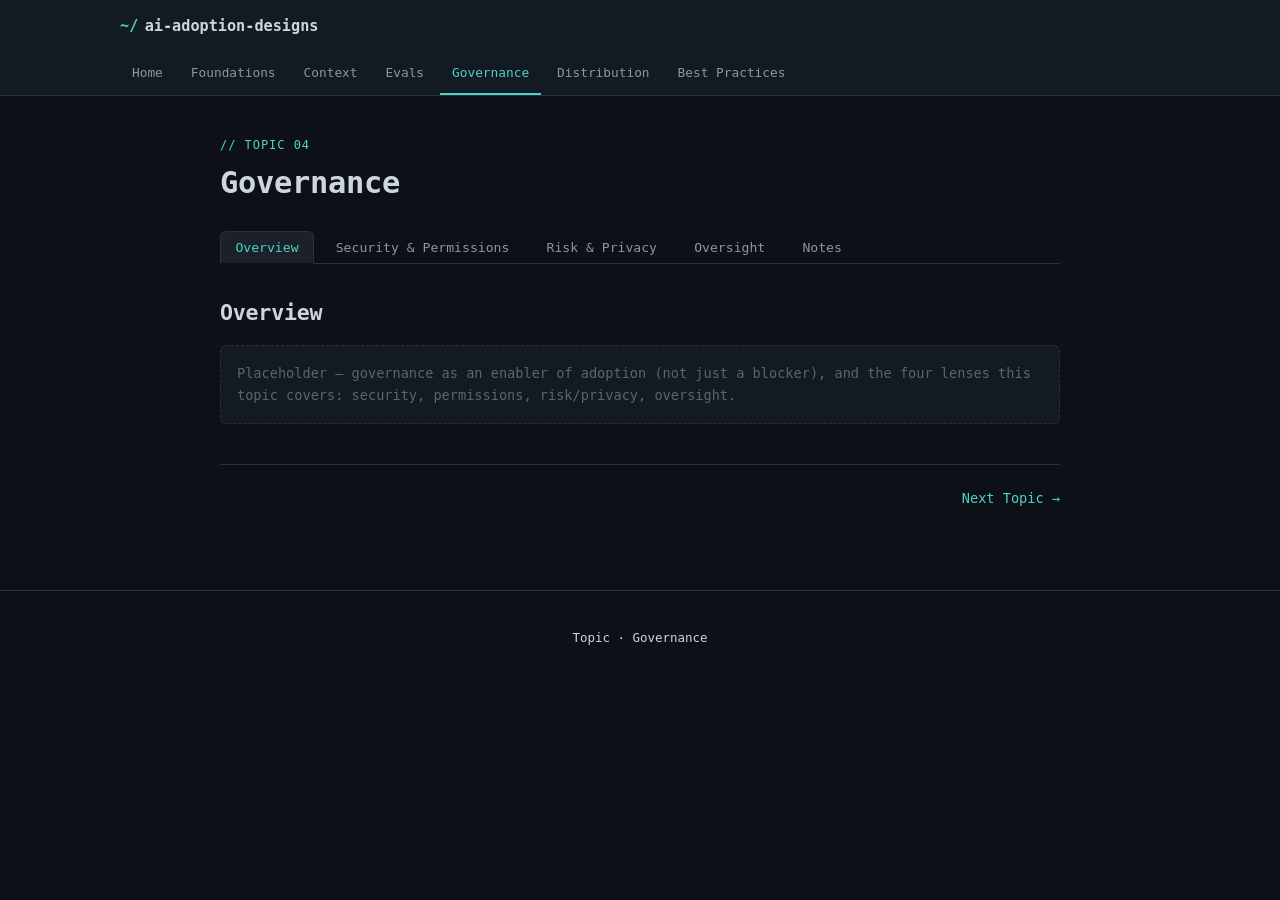
<file: topics/governance.html>
<!doctype html>
<html lang="en">
<head>
  <meta charset="utf-8">
  <meta name="viewport" content="width=device-width, initial-scale=1">
  <title>Governance — AI Adoption Designs</title>
  <meta name="description" content="Security, permissions, risk, privacy, and oversight of AI behavior.">
  <link rel="icon" href="../assets/favicon.svg" type="image/svg+xml">
  <link rel="stylesheet" href="../css/style.css">
</head>
<body>
  <a class="skip-link" href="#main">Skip to content</a>

  <header class="site-header">
    <div class="header-row">
      <a class="brand" href="../index.html"><span class="prompt">~/</span>ai-adoption-designs</a>
      <div class="header-spacer"></div>
    </div>
    <nav class="topic-nav" aria-label="Topics">
      <a href="../index.html">Home</a>
      <a href="foundations.html">Foundations</a>
      <a href="context.html">Context</a>
      <a href="evals.html">Evals</a>
      <a href="governance.html" class="active">Governance</a>
      <a href="distribution.html">Distribution</a>
      <a href="practices.html">Best Practices</a>
    </nav>
  </header>

  <main id="main">
    <section class="page-head">
      <p class="topic-label">// topic 04</p>
      <h1>Governance</h1>
    </section>

    <div class="subtabs" role="tablist" aria-label="Governance sections" data-tabs="#topic-panels">
      <button class="tab-btn" role="tab" id="tab-overview" data-tab="panel-overview" aria-selected="true" aria-controls="panel-overview">Overview</button>
      <button class="tab-btn" role="tab" id="tab-security" data-tab="panel-security" aria-selected="false" aria-controls="panel-security">Security &amp; Permissions</button>
      <button class="tab-btn" role="tab" id="tab-risk" data-tab="panel-risk" aria-selected="false" aria-controls="panel-risk">Risk &amp; Privacy</button>
      <button class="tab-btn" role="tab" id="tab-oversight" data-tab="panel-oversight" aria-selected="false" aria-controls="panel-oversight">Oversight</button>
      <button class="tab-btn" role="tab" id="tab-notes" data-tab="panel-notes" aria-selected="false" aria-controls="panel-notes">Notes</button>
    </div>

    <div id="topic-panels">

      <section class="tab-panel" id="panel-overview" role="tabpanel" tabindex="0" aria-labelledby="tab-overview">
        <h2>Overview</h2>
        <p class="placeholder">
          Placeholder — governance as an enabler of adoption (not just a blocker), and the four
          lenses this topic covers: security, permissions, risk/privacy, oversight.
        </p>
      </section>

      <section class="tab-panel" id="panel-security" role="tabpanel" tabindex="0" aria-labelledby="tab-security" hidden>
        <h2>Security &amp; Permissions</h2>
        <p class="placeholder">Placeholder — least-privilege tool scopes, prompt injection, the instruction-source boundary pattern.</p>
        <table>
          <thead><tr><th>Risk</th><th>Mitigation</th></tr></thead>
          <tbody>
            <tr><td>Prompt injection via untrusted content</td><td>Treat tool/web output as data, not instructions</td></tr>
            <tr><td>Over-broad tool access</td><td>Scope tools per task; require confirmation for irreversible actions</td></tr>
            <tr><td>Credential exposure</td><td>Never place secrets in prompts or logs</td></tr>
          </tbody>
        </table>
      </section>

      <section class="tab-panel" id="panel-risk" role="tabpanel" tabindex="0" aria-labelledby="tab-risk" hidden>
        <h2>Risk &amp; Privacy</h2>
        <p class="placeholder">Placeholder — data classification, what should never enter a prompt, vendor/model data handling terms.</p>
      </section>

      <section class="tab-panel" id="panel-oversight" role="tabpanel" tabindex="0" aria-labelledby="tab-oversight" hidden>
        <h2>Oversight</h2>
        <p class="placeholder">Placeholder — human-in-the-loop checkpoints, audit trails, escalation paths when AI behavior is wrong.</p>
        <div class="callout warn">
          <p><strong>Open question:</strong> where should a human approval gate live so it catches
          real risk without becoming rubber-stamping?</p>
        </div>
      </section>

      <section class="tab-panel" id="panel-notes" role="tabpanel" tabindex="0" aria-labelledby="tab-notes" hidden>
        <h2>Running notes</h2>
        <p class="placeholder">Placeholder — day-by-day notes go here.</p>
      </section>

    </div>
  </main>

  <footer class="site-footer">
    <p>Topic · Governance</p>
  </footer>

  <script src="../js/main.js"></script>
</body>
</html>
</file>
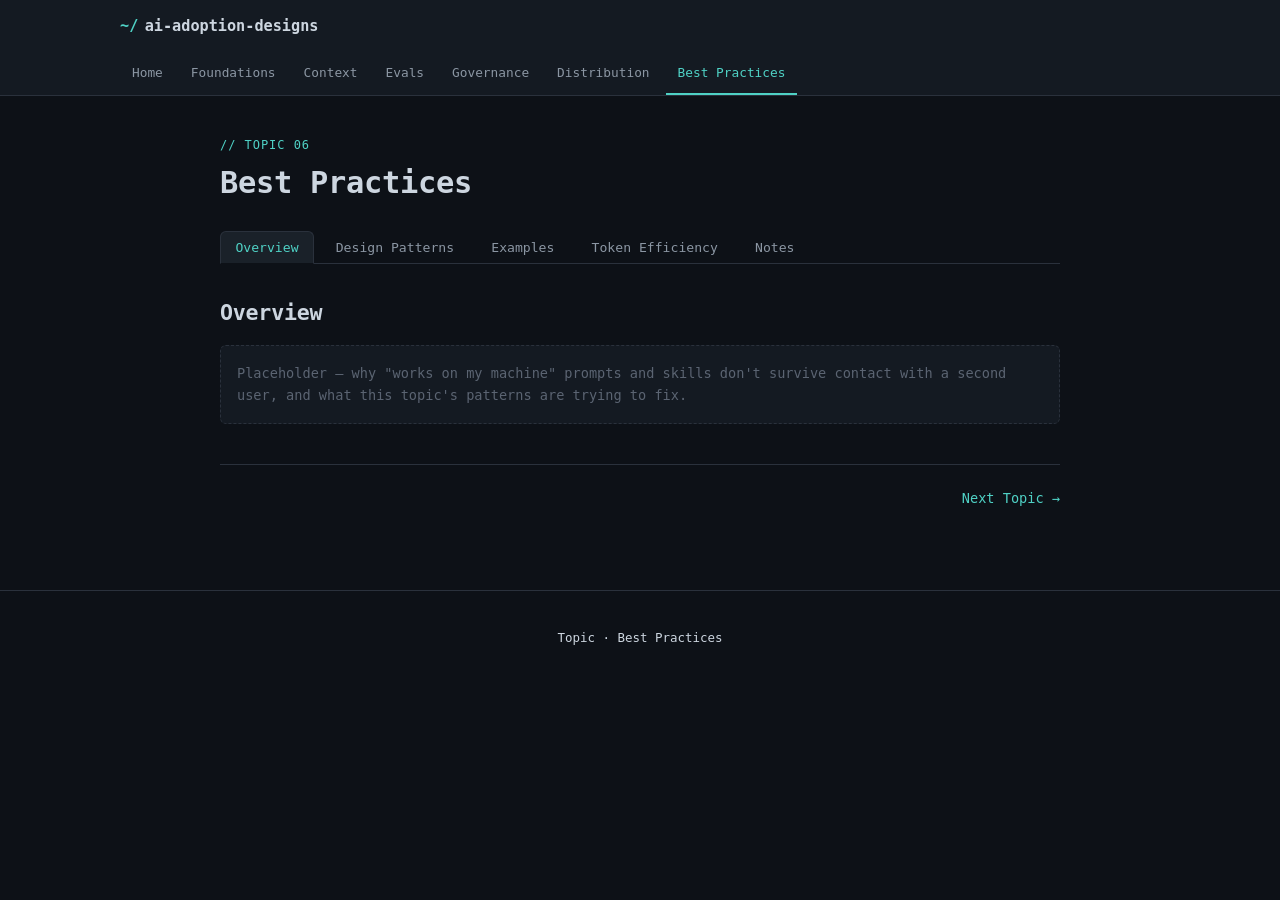
<file: topics/practices.html>
<!doctype html>
<html lang="en">
<head>
  <meta charset="utf-8">
  <meta name="viewport" content="width=device-width, initial-scale=1">
  <title>Best Practices — AI Adoption Designs</title>
  <meta name="description" content="Design patterns for shared skills, agents, and plugins that work well for many users.">
  <link rel="icon" href="../assets/favicon.svg" type="image/svg+xml">
  <link rel="stylesheet" href="../css/style.css">
</head>
<body>
  <a class="skip-link" href="#main">Skip to content</a>

  <header class="site-header">
    <div class="header-row">
      <a class="brand" href="../index.html"><span class="prompt">~/</span>ai-adoption-designs</a>
      <div class="header-spacer"></div>
    </div>
    <nav class="topic-nav" aria-label="Topics">
      <a href="../index.html">Home</a>
      <a href="foundations.html">Foundations</a>
      <a href="context.html">Context</a>
      <a href="evals.html">Evals</a>
      <a href="governance.html">Governance</a>
      <a href="distribution.html">Distribution</a>
      <a href="practices.html" class="active">Best Practices</a>
    </nav>
  </header>

  <main id="main">
    <section class="page-head">
      <p class="topic-label">// topic 06</p>
      <h1>Best Practices</h1>
    </section>

    <div class="subtabs" role="tablist" aria-label="Best Practices sections" data-tabs="#topic-panels">
      <button class="tab-btn" role="tab" id="tab-overview" data-tab="panel-overview" aria-selected="true" aria-controls="panel-overview">Overview</button>
      <button class="tab-btn" role="tab" id="tab-patterns" data-tab="panel-patterns" aria-selected="false" aria-controls="panel-patterns">Design Patterns</button>
      <button class="tab-btn" role="tab" id="tab-examples" data-tab="panel-examples" aria-selected="false" aria-controls="panel-examples">Examples</button>
      <button class="tab-btn" role="tab" id="tab-efficiency" data-tab="panel-efficiency" aria-selected="false" aria-controls="panel-efficiency">Token Efficiency</button>
      <button class="tab-btn" role="tab" id="tab-notes" data-tab="panel-notes" aria-selected="false" aria-controls="panel-notes">Notes</button>
    </div>

    <div id="topic-panels">

      <section class="tab-panel" id="panel-overview" role="tabpanel" tabindex="0" aria-labelledby="tab-overview">
        <h2>Overview</h2>
        <p class="placeholder">
          Placeholder — why "works on my machine" prompts and skills don't survive contact with
          a second user, and what this topic's patterns are trying to fix.
        </p>
      </section>

      <section class="tab-panel" id="panel-patterns" role="tabpanel" tabindex="0" aria-labelledby="tab-patterns" hidden>
        <h2>Design Patterns</h2>
        <p class="placeholder">Placeholder — patterns to fill in as they're learned, e.g.:</p>
        <table>
          <thead><tr><th>Pattern</th><th>Problem it solves</th></tr></thead>
          <tbody>
            <tr><td>Progressive disclosure</td><td>Don't load every instruction up front — reveal detail on demand</td></tr>
            <tr><td>Narrow tool scopes</td><td>Smaller surface area is easier to reason about and audit</td></tr>
            <tr><td>Idempotent actions</td><td>Safe to retry when a step is ambiguous or partially failed</td></tr>
            <tr><td>Explicit examples over rules</td><td>Models generalize from examples better than from abstract policy</td></tr>
          </tbody>
        </table>
        <div class="callout warn">
          <p><strong>Open question:</strong> how much should a shared skill assume about the
          calling agent's permissions versus checking them itself?</p>
        </div>
      </section>

      <section class="tab-panel" id="panel-examples" role="tabpanel" tabindex="0" aria-labelledby="tab-examples" hidden>
        <h2>Examples</h2>
        <p class="placeholder">Placeholder — a real skill/plugin snippet with annotations will go here.</p>
        <div class="code-block">
          <div class="code-head">
            <span class="code-lang">yaml</span>
            <button class="copy-btn" type="button">copy</button>
          </div>
          <pre><code><span class="tok-com"># placeholder skill manifest</span>
<span class="tok-kw">name</span>: example-skill
<span class="tok-kw">description</span>: <span class="tok-str">"One-line trigger condition goes here"</span>
<span class="tok-kw">scope</span>: read-only</code></pre>
        </div>
      </section>

      <section class="tab-panel" id="panel-efficiency" role="tabpanel" tabindex="0" aria-labelledby="tab-efficiency" hidden>
        <h2>Token Efficiency</h2>
        <p class="placeholder">
          Placeholder — why token efficiency is a design constraint, not an afterthought, once a
          system runs at real usage volume.
        </p>

        <h3>Techniques</h3>
        <table>
          <thead><tr><th>Technique</th><th>Lever</th></tr></thead>
          <tbody>
            <tr><td>Prompt caching</td><td>Reuse unchanged context across calls</td></tr>
            <tr><td>Right-sized model routing</td><td>Cheap model for easy steps, strong model for hard ones</td></tr>
            <tr><td>Progressive disclosure in skills</td><td>Only load detail when the task needs it</td></tr>
            <tr><td>Summarization / compaction</td><td>Compress history instead of carrying it verbatim</td></tr>
          </tbody>
        </table>
        <p class="placeholder">Placeholder — elaborate each technique with real examples once learned.</p>

        <h3>Cost Math</h3>
        <p class="placeholder">Placeholder — worked example comparing cost of a naive vs. optimized approach.</p>
        <div class="terminal">
          <div class="line">echo "cost = (input_tokens + output_tokens) * rate"</div>
          <div class="out">placeholder — swap in a real before/after calculation</div>
        </div>
      </section>

      <section class="tab-panel" id="panel-notes" role="tabpanel" tabindex="0" aria-labelledby="tab-notes" hidden>
        <h2>Running notes</h2>
        <p class="placeholder">Placeholder — day-by-day notes go here.</p>
      </section>

    </div>
  </main>

  <footer class="site-footer">
    <p>Topic · Best Practices</p>
  </footer>

  <script src="../js/main.js"></script>
</body>
</html>
</file>
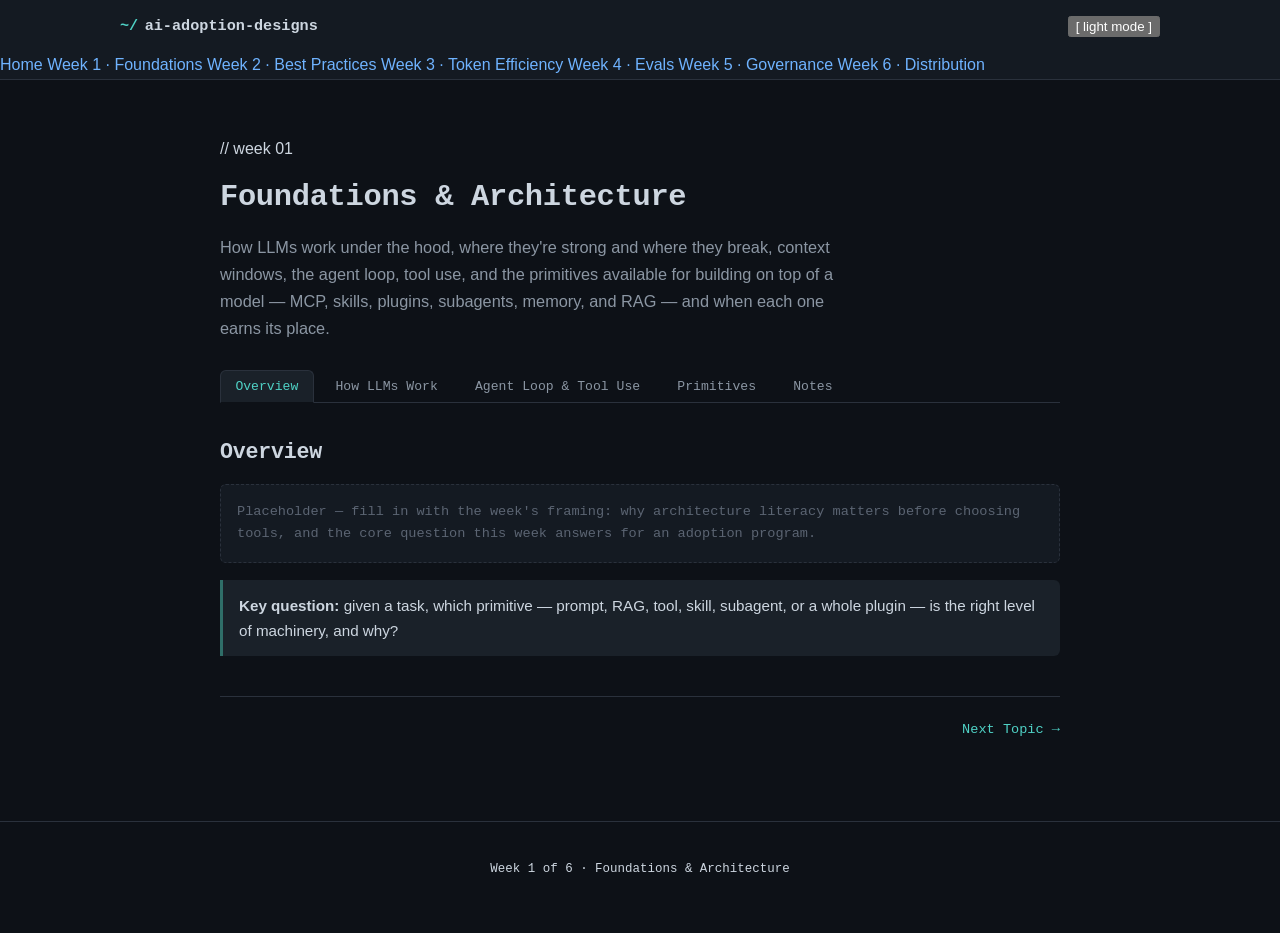
<file: weeks/week1.html>
<!doctype html>
<html lang="en">
<head>
  <meta charset="utf-8">
  <meta name="viewport" content="width=device-width, initial-scale=1">
  <title>Week 1 · Foundations &amp; Architecture — AI Adoption Designs</title>
  <meta name="description" content="How LLMs work, the agent loop, tool use, and the core primitives: MCP, skills, plugins, subagents, memory, RAG.">
  <link rel="icon" href="../assets/favicon.svg" type="image/svg+xml">
  <link rel="stylesheet" href="../css/style.css">
</head>
<body>
  <a class="skip-link" href="#main">Skip to content</a>

  <header class="site-header">
    <div class="header-row">
      <a class="brand" href="../index.html"><span class="prompt">~/</span>ai-adoption-designs</a>
      <div class="header-spacer"></div>
      <button class="theme-toggle" type="button" data-theme-toggle>[ light mode ]</button>
    </div>
    <nav class="week-nav" aria-label="Weeks">
      <a href="../index.html">Home</a>
      <a href="week1.html" class="active">Week 1 · Foundations</a>
      <a href="week2.html">Week 2 · Best Practices</a>
      <a href="week3.html">Week 3 · Token Efficiency</a>
      <a href="week4.html">Week 4 · Evals</a>
      <a href="week5.html">Week 5 · Governance</a>
      <a href="week6.html">Week 6 · Distribution</a>
    </nav>
  </header>

  <main id="main">
    <section class="page-head">
      <p class="week-label">// week 01</p>
      <h1>Foundations &amp; Architecture</h1>
      <p class="page-dek">
        How LLMs work under the hood, where they're strong and where they break, context windows,
        the agent loop, tool use, and the primitives available for building on top of a model —
        MCP, skills, plugins, subagents, memory, and RAG — and when each one earns its place.
      </p>
    </section>

    <div class="subtabs" role="tablist" aria-label="Week 1 sections" data-tabs="#week1-panels">
      <button class="tab-btn" role="tab" id="tab-overview" data-tab="panel-overview" aria-selected="true" aria-controls="panel-overview">Overview</button>
      <button class="tab-btn" role="tab" id="tab-llms" data-tab="panel-llms" aria-selected="false" aria-controls="panel-llms">How LLMs Work</button>
      <button class="tab-btn" role="tab" id="tab-loop" data-tab="panel-loop" aria-selected="false" aria-controls="panel-loop">Agent Loop &amp; Tool Use</button>
      <button class="tab-btn" role="tab" id="tab-primitives" data-tab="panel-primitives" aria-selected="false" aria-controls="panel-primitives">Primitives</button>
      <button class="tab-btn" role="tab" id="tab-notes" data-tab="panel-notes" aria-selected="false" aria-controls="panel-notes">Notes</button>
    </div>

    <div id="week1-panels">

      <section class="tab-panel" id="panel-overview" role="tabpanel" tabindex="0" aria-labelledby="tab-overview">
        <h2>Overview</h2>
        <p class="placeholder">
          Placeholder — fill in with the week's framing: why architecture literacy matters before
          choosing tools, and the core question this week answers for an adoption program.
        </p>
        <div class="callout">
          <p><strong>Key question:</strong> given a task, which primitive — prompt, RAG, tool, skill,
          subagent, or a whole plugin — is the right level of machinery, and why?</p>
        </div>
      </section>

      <section class="tab-panel" id="panel-llms" role="tabpanel" tabindex="0" aria-labelledby="tab-llms" hidden>
        <h2>How LLMs Work</h2>
        <p class="placeholder">
          Placeholder — next-token prediction, training phases (pretraining / fine-tuning / RLHF),
          why models hallucinate, and what "reasoning" is actually doing under the hood.
        </p>

        <h3>Strengths, weaknesses, limits</h3>
        <table>
          <thead>
            <tr><th>Strong at</th><th>Weak at</th><th>Hard limit</th></tr>
          </thead>
          <tbody>
            <tr><td>Pattern completion, synthesis, drafting</td><td>Precise arithmetic, long exact recall</td><td>Context window size</td></tr>
            <tr><td>Following structured instructions</td><td>Knowing what it doesn't know</td><td>Knowledge cutoff</td></tr>
            <tr><td>Code generation from examples</td><td>Multi-step state tracking without tools</td><td>No persistent memory by default</td></tr>
          </tbody>
        </table>

        <h3>Context windows</h3>
        <p class="placeholder">
          Placeholder — context window as the model's entire working memory for a turn; why
          "more context" isn't free (cost, latency, attention dilution); the idea of a context budget.
        </p>
      </section>

      <section class="tab-panel" id="panel-loop" role="tabpanel" tabindex="0" aria-labelledby="tab-loop" hidden>
        <h2>The Agent Loop &amp; Tool Use</h2>
        <p class="placeholder">
          Placeholder — the read → think → act → observe loop, and why "agent" mostly means
          "a model calling tools in a loop with memory of its own actions."
        </p>

        <figure class="diagram">
          <svg viewBox="0 0 640 220" role="img" aria-labelledby="loop-diagram-title">
            <title id="loop-diagram-title">The agent loop: observe, think, act, repeat</title>
            <defs>
              <marker id="arrow" markerWidth="10" markerHeight="10" refX="8" refY="3" orient="auto">
                <path d="M0,0 L8,3 L0,6 Z" fill="var(--text-dim)"></path>
              </marker>
            </defs>
            <style>
              .node rect { fill: var(--bg-raised); stroke: var(--border); stroke-width: 1; }
              .node text { fill: var(--text); font-family: var(--mono); font-size: 13px; text-anchor: middle; }
              .edge { stroke: var(--text-dim); stroke-width: 1.5; fill: none; marker-end: url(#arrow); }
              .edge-label { fill: var(--text-faint); font-family: var(--mono); font-size: 11px; text-anchor: middle; }
            </style>

            <g class="node"><rect x="20" y="90" width="120" height="50" rx="6"></rect><text x="80" y="120">User goal</text></g>
            <g class="node"><rect x="190" y="20" width="120" height="50" rx="6"></rect><text x="250" y="50">Think</text></g>
            <g class="node"><rect x="360" y="20" width="120" height="50" rx="6"></rect><text x="420" y="50">Act (tool call)</text></g>
            <g class="node"><rect x="360" y="150" width="120" height="50" rx="6"></rect><text x="420" y="180">Observe result</text></g>
            <g class="node"><rect x="190" y="150" width="120" height="50" rx="6"></rect><text x="250" y="180">Update context</text></g>
            <g class="node"><rect x="500" y="90" width="120" height="50" rx="6"></rect><text x="560" y="120">Final response</text></g>

            <path class="edge" d="M140,110 C165,110 165,45 190,45"></path>
            <path class="edge" d="M310,45 C335,45 335,45 360,45"></path>
            <path class="edge" d="M420,70 C420,95 420,125 420,150"></path>
            <path class="edge" d="M360,175 C335,175 335,175 310,175"></path>
            <path class="edge" d="M250,150 C250,120 250,80 250,70"></path>
            <text class="edge-label" x="250" y="110">loop until done</text>
            <path class="edge" d="M310,55 C400,80 480,100 500,108"></path>
          </svg>
          <figcaption>Observe → think → act → observe, looping until the model decides it's done.</figcaption>
        </figure>

        <h3>A minimal tool-call shape</h3>
        <div class="code-block">
          <div class="code-head">
            <span class="code-lang">json</span>
            <button class="copy-btn" type="button">copy</button>
          </div>
          <pre><code>{
  <span class="tok-str">"tool"</span>: <span class="tok-str">"search_docs"</span>,
  <span class="tok-str">"input"</span>: { <span class="tok-str">"query"</span>: <span class="tok-str">"refund policy"</span>, <span class="tok-str">"top_k"</span>: <span class="tok-num">5</span> }
}
<span class="tok-com">// model receives the result, decides whether to call another tool</span>
<span class="tok-com">// or respond — this is the whole loop</span></code></pre>
        </div>
      </section>

      <section class="tab-panel" id="panel-primitives" role="tabpanel" tabindex="0" aria-labelledby="tab-primitives" hidden>
        <h2>Primitives — and when to use each</h2>
        <p class="placeholder">
          Placeholder — a decision framework for choosing between these, roughly in order of
          increasing machinery and commitment.
        </p>
        <table>
          <thead>
            <tr><th>Primitive</th><th>What it is</th><th>Reach for it when…</th></tr>
          </thead>
          <tbody>
            <tr><td>RAG</td><td>Retrieve relevant content, inject into context</td><td>Knowledge is large, changes often, and doesn't need to be "always on"</td></tr>
            <tr><td>Skill</td><td>Packaged instructions + optional scripts, loaded on demand</td><td>A repeatable task has a known best procedure worth codifying</td></tr>
            <tr><td>MCP server</td><td>Standard protocol exposing tools/resources to any client</td><td>You need the same tool available across multiple agent clients</td></tr>
            <tr><td>Plugin</td><td>Bundle of skills, agents, commands, hooks distributed together</td><td>You're packaging a capability for other teams to install</td></tr>
            <tr><td>Subagent</td><td>A separate agent invocation with its own context</td><td>A task needs isolation, parallelism, or a different tool scope</td></tr>
            <tr><td>Memory</td><td>Persisted state read back into future sessions</td><td>Continuity across sessions matters more than a clean context</td></tr>
          </tbody>
        </table>
      </section>

      <section class="tab-panel" id="panel-notes" role="tabpanel" tabindex="0" aria-labelledby="tab-notes" hidden>
        <h2>Running notes</h2>
        <p class="placeholder">Placeholder — day-by-day notes, open questions, and things to revisit go here.</p>
      </section>

    </div>
  </main>

  <footer class="site-footer">
    <p>Week 1 of 6 · Foundations &amp; Architecture</p>
  </footer>

  <script src="../js/main.js"></script>
</body>
</html>
</file>
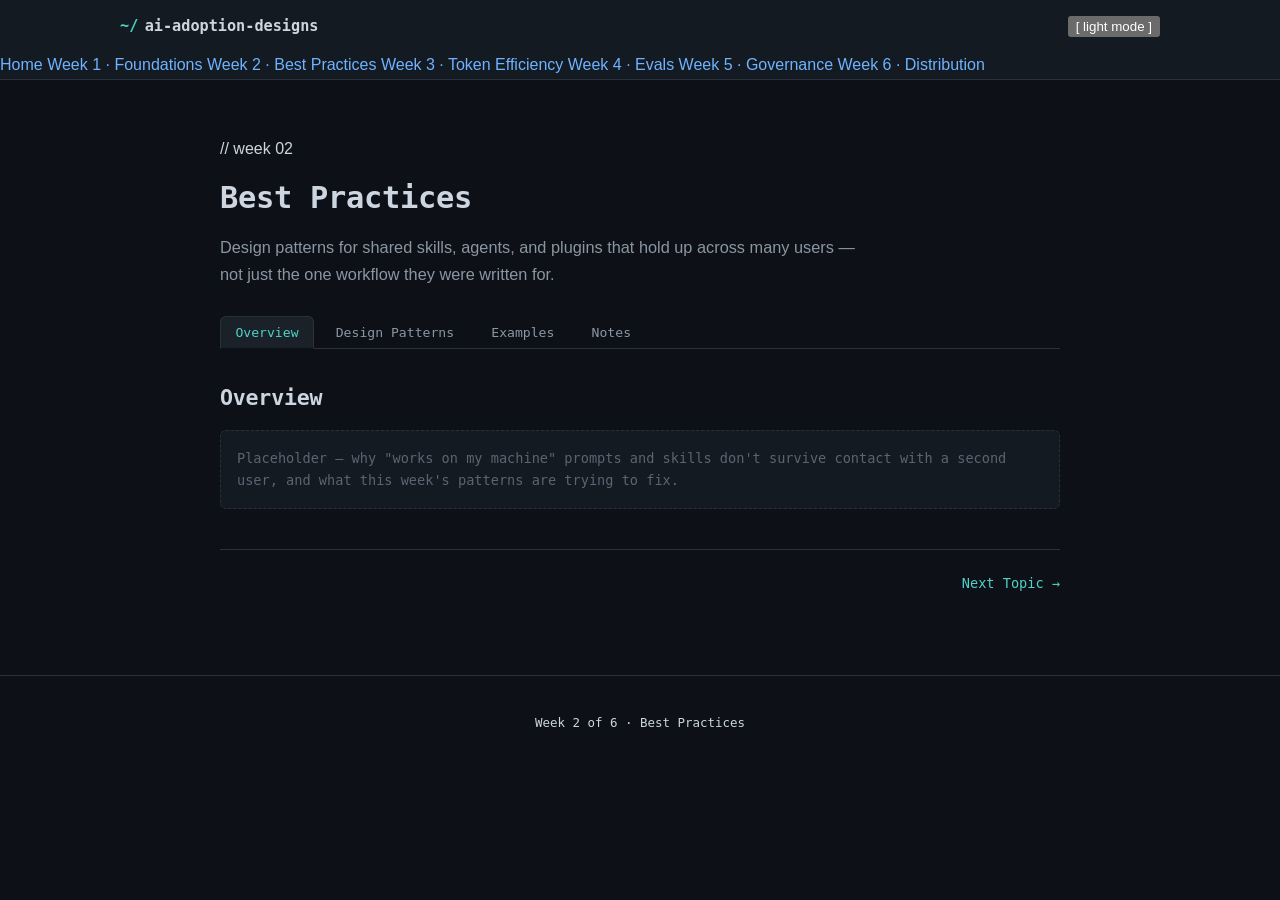
<file: weeks/week2.html>
<!doctype html>
<html lang="en">
<head>
  <meta charset="utf-8">
  <meta name="viewport" content="width=device-width, initial-scale=1">
  <title>Week 2 · Best Practices — AI Adoption Designs</title>
  <meta name="description" content="Design patterns for shared skills, agents, and plugins that work well for many users.">
  <link rel="icon" href="../assets/favicon.svg" type="image/svg+xml">
  <link rel="stylesheet" href="../css/style.css">
</head>
<body>
  <a class="skip-link" href="#main">Skip to content</a>

  <header class="site-header">
    <div class="header-row">
      <a class="brand" href="../index.html"><span class="prompt">~/</span>ai-adoption-designs</a>
      <div class="header-spacer"></div>
      <button class="theme-toggle" type="button" data-theme-toggle>[ light mode ]</button>
    </div>
    <nav class="week-nav" aria-label="Weeks">
      <a href="../index.html">Home</a>
      <a href="week1.html">Week 1 · Foundations</a>
      <a href="week2.html" class="active">Week 2 · Best Practices</a>
      <a href="week3.html">Week 3 · Token Efficiency</a>
      <a href="week4.html">Week 4 · Evals</a>
      <a href="week5.html">Week 5 · Governance</a>
      <a href="week6.html">Week 6 · Distribution</a>
    </nav>
  </header>

  <main id="main">
    <section class="page-head">
      <p class="week-label">// week 02</p>
      <h1>Best Practices</h1>
      <p class="page-dek">
        Design patterns for shared skills, agents, and plugins that hold up across many users —
        not just the one workflow they were written for.
      </p>
    </section>

    <div class="subtabs" role="tablist" aria-label="Week 2 sections" data-tabs="#week2-panels">
      <button class="tab-btn" role="tab" id="tab-overview" data-tab="panel-overview" aria-selected="true" aria-controls="panel-overview">Overview</button>
      <button class="tab-btn" role="tab" id="tab-patterns" data-tab="panel-patterns" aria-selected="false" aria-controls="panel-patterns">Design Patterns</button>
      <button class="tab-btn" role="tab" id="tab-examples" data-tab="panel-examples" aria-selected="false" aria-controls="panel-examples">Examples</button>
      <button class="tab-btn" role="tab" id="tab-notes" data-tab="panel-notes" aria-selected="false" aria-controls="panel-notes">Notes</button>
    </div>

    <div id="week2-panels">

      <section class="tab-panel" id="panel-overview" role="tabpanel" tabindex="0" aria-labelledby="tab-overview">
        <h2>Overview</h2>
        <p class="placeholder">
          Placeholder — why "works on my machine" prompts and skills don't survive contact with
          a second user, and what this week's patterns are trying to fix.
        </p>
      </section>

      <section class="tab-panel" id="panel-patterns" role="tabpanel" tabindex="0" aria-labelledby="tab-patterns" hidden>
        <h2>Design Patterns</h2>
        <p class="placeholder">Placeholder — patterns to fill in as they're learned, e.g.:</p>
        <table>
          <thead><tr><th>Pattern</th><th>Problem it solves</th></tr></thead>
          <tbody>
            <tr><td>Progressive disclosure</td><td>Don't load every instruction up front — reveal detail on demand</td></tr>
            <tr><td>Narrow tool scopes</td><td>Smaller surface area is easier to reason about and audit</td></tr>
            <tr><td>Idempotent actions</td><td>Safe to retry when a step is ambiguous or partially failed</td></tr>
            <tr><td>Explicit examples over rules</td><td>Models generalize from examples better than from abstract policy</td></tr>
          </tbody>
        </table>
        <div class="callout warn">
          <p><strong>Open question:</strong> how much should a shared skill assume about the
          calling agent's permissions versus checking them itself?</p>
        </div>
      </section>

      <section class="tab-panel" id="panel-examples" role="tabpanel" tabindex="0" aria-labelledby="tab-examples" hidden>
        <h2>Examples</h2>
        <p class="placeholder">Placeholder — a real skill/plugin snippet with annotations will go here.</p>
        <div class="code-block">
          <div class="code-head">
            <span class="code-lang">yaml</span>
            <button class="copy-btn" type="button">copy</button>
          </div>
          <pre><code><span class="tok-com"># placeholder skill manifest</span>
<span class="tok-kw">name</span>: example-skill
<span class="tok-kw">description</span>: <span class="tok-str">"One-line trigger condition goes here"</span>
<span class="tok-kw">scope</span>: read-only</code></pre>
        </div>
      </section>

      <section class="tab-panel" id="panel-notes" role="tabpanel" tabindex="0" aria-labelledby="tab-notes" hidden>
        <h2>Running notes</h2>
        <p class="placeholder">Placeholder — day-by-day notes go here.</p>
      </section>

    </div>
  </main>

  <footer class="site-footer">
    <p>Week 2 of 6 · Best Practices</p>
  </footer>

  <script src="../js/main.js"></script>
</body>
</html>
</file>
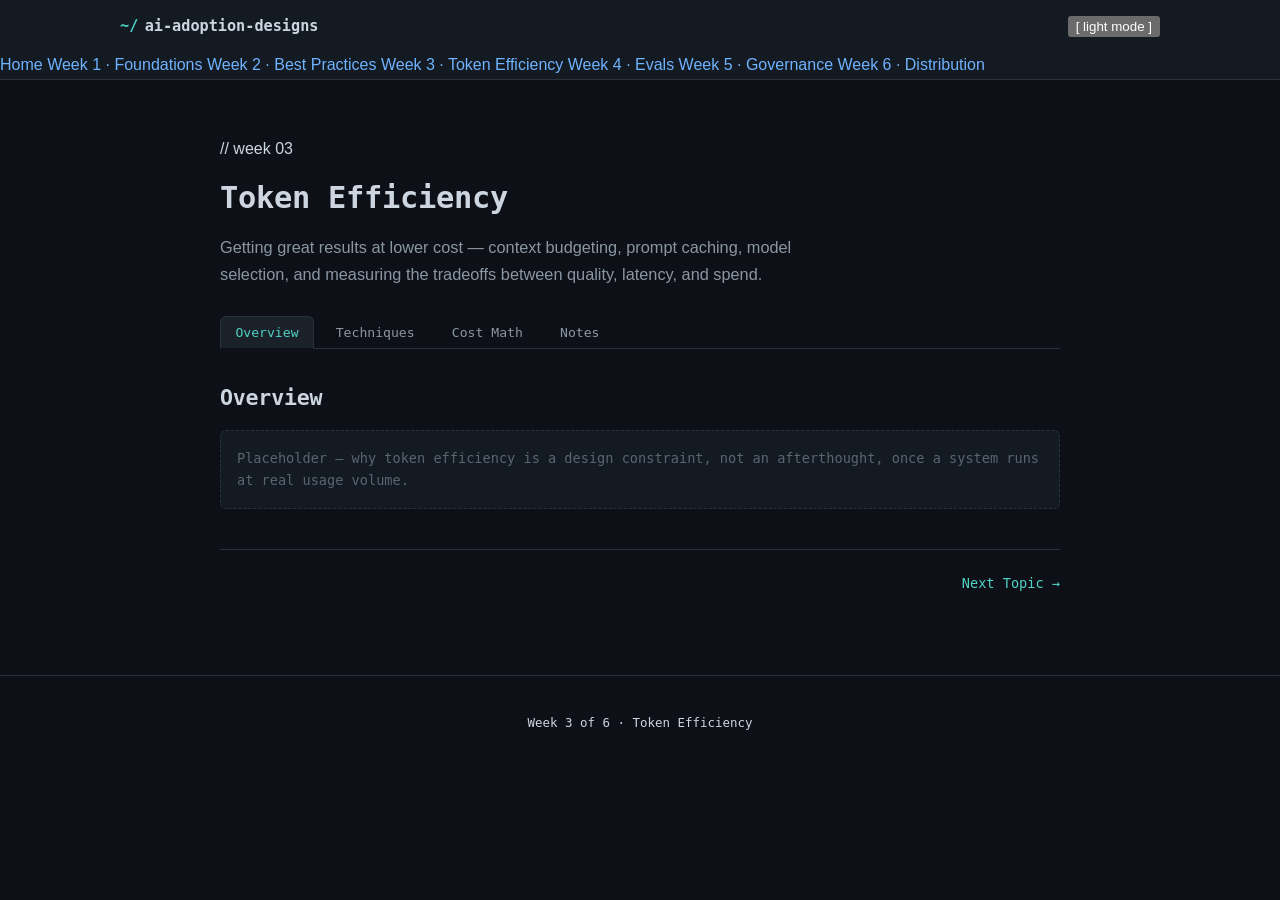
<file: weeks/week3.html>
<!doctype html>
<html lang="en">
<head>
  <meta charset="utf-8">
  <meta name="viewport" content="width=device-width, initial-scale=1">
  <title>Week 3 · Token Efficiency — AI Adoption Designs</title>
  <meta name="description" content="Getting great results at lower cost: context budgeting, caching, and model selection.">
  <link rel="icon" href="../assets/favicon.svg" type="image/svg+xml">
  <link rel="stylesheet" href="../css/style.css">
</head>
<body>
  <a class="skip-link" href="#main">Skip to content</a>

  <header class="site-header">
    <div class="header-row">
      <a class="brand" href="../index.html"><span class="prompt">~/</span>ai-adoption-designs</a>
      <div class="header-spacer"></div>
      <button class="theme-toggle" type="button" data-theme-toggle>[ light mode ]</button>
    </div>
    <nav class="week-nav" aria-label="Weeks">
      <a href="../index.html">Home</a>
      <a href="week1.html">Week 1 · Foundations</a>
      <a href="week2.html">Week 2 · Best Practices</a>
      <a href="week3.html" class="active">Week 3 · Token Efficiency</a>
      <a href="week4.html">Week 4 · Evals</a>
      <a href="week5.html">Week 5 · Governance</a>
      <a href="week6.html">Week 6 · Distribution</a>
    </nav>
  </header>

  <main id="main">
    <section class="page-head">
      <p class="week-label">// week 03</p>
      <h1>Token Efficiency</h1>
      <p class="page-dek">
        Getting great results at lower cost — context budgeting, prompt caching, model selection,
        and measuring the tradeoffs between quality, latency, and spend.
      </p>
    </section>

    <div class="subtabs" role="tablist" aria-label="Week 3 sections" data-tabs="#week3-panels">
      <button class="tab-btn" role="tab" id="tab-overview" data-tab="panel-overview" aria-selected="true" aria-controls="panel-overview">Overview</button>
      <button class="tab-btn" role="tab" id="tab-techniques" data-tab="panel-techniques" aria-selected="false" aria-controls="panel-techniques">Techniques</button>
      <button class="tab-btn" role="tab" id="tab-costmath" data-tab="panel-costmath" aria-selected="false" aria-controls="panel-costmath">Cost Math</button>
      <button class="tab-btn" role="tab" id="tab-notes" data-tab="panel-notes" aria-selected="false" aria-controls="panel-notes">Notes</button>
    </div>

    <div id="week3-panels">

      <section class="tab-panel" id="panel-overview" role="tabpanel" tabindex="0" aria-labelledby="tab-overview">
        <h2>Overview</h2>
        <p class="placeholder">
          Placeholder — why token efficiency is a design constraint, not an afterthought, once a
          system runs at real usage volume.
        </p>
      </section>

      <section class="tab-panel" id="panel-techniques" role="tabpanel" tabindex="0" aria-labelledby="tab-techniques" hidden>
        <h2>Techniques</h2>
        <table>
          <thead><tr><th>Technique</th><th>Lever</th></tr></thead>
          <tbody>
            <tr><td>Prompt caching</td><td>Reuse unchanged context across calls</td></tr>
            <tr><td>Right-sized model routing</td><td>Cheap model for easy steps, strong model for hard ones</td></tr>
            <tr><td>Progressive disclosure in skills</td><td>Only load detail when the task needs it</td></tr>
            <tr><td>Summarization / compaction</td><td>Compress history instead of carrying it verbatim</td></tr>
          </tbody>
        </table>
        <p class="placeholder">Placeholder — elaborate each technique with real examples once learned.</p>
      </section>

      <section class="tab-panel" id="panel-costmath" role="tabpanel" tabindex="0" aria-labelledby="tab-costmath" hidden>
        <h2>Cost Math</h2>
        <p class="placeholder">Placeholder — worked example comparing cost of a naive vs. optimized approach.</p>
        <div class="terminal">
          <div class="line">echo "cost = (input_tokens + output_tokens) * rate"</div>
          <div class="out">placeholder — swap in a real before/after calculation</div>
        </div>
      </section>

      <section class="tab-panel" id="panel-notes" role="tabpanel" tabindex="0" aria-labelledby="tab-notes" hidden>
        <h2>Running notes</h2>
        <p class="placeholder">Placeholder — day-by-day notes go here.</p>
      </section>

    </div>
  </main>

  <footer class="site-footer">
    <p>Week 3 of 6 · Token Efficiency</p>
  </footer>

  <script src="../js/main.js"></script>
</body>
</html>
</file>
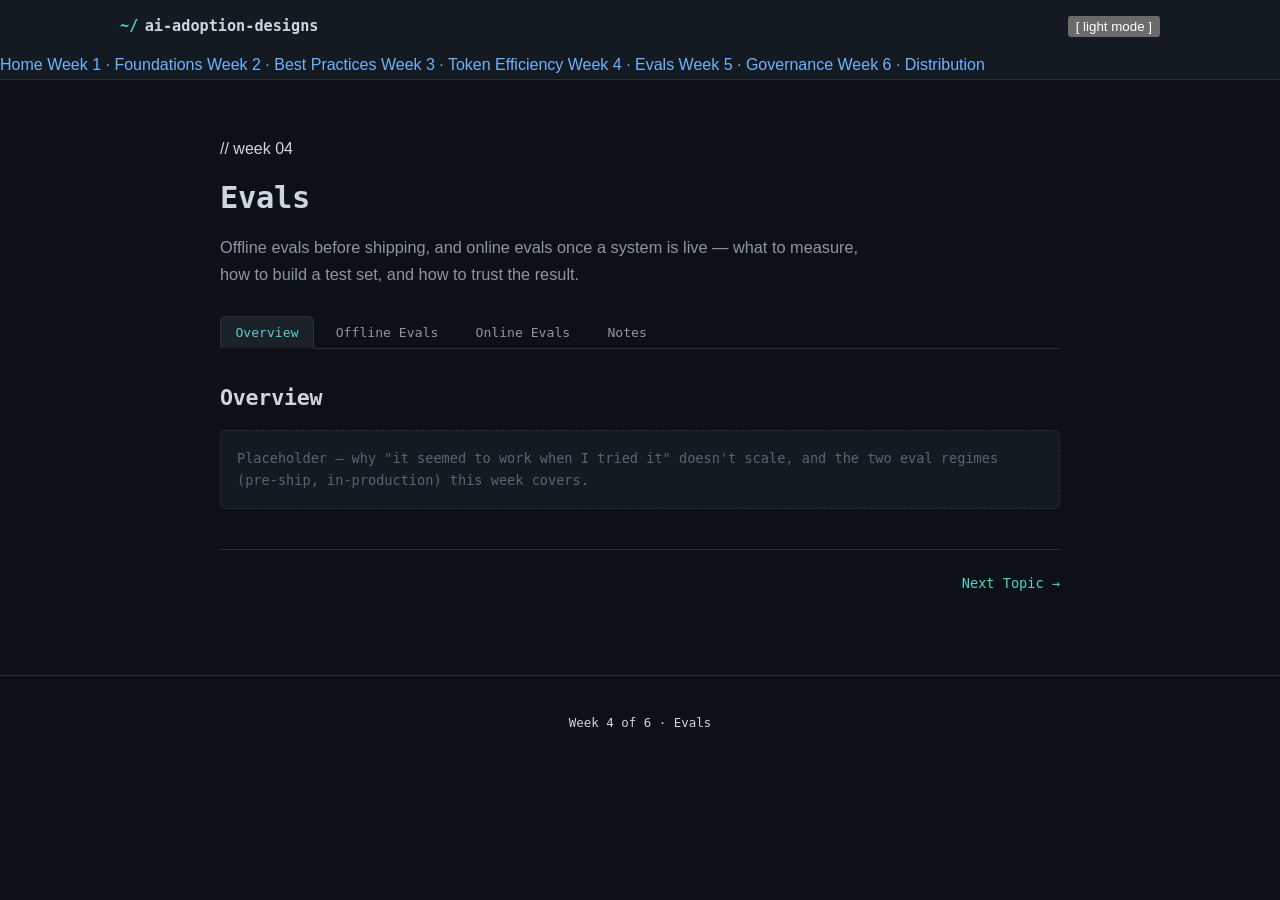
<file: weeks/week4.html>
<!doctype html>
<html lang="en">
<head>
  <meta charset="utf-8">
  <meta name="viewport" content="width=device-width, initial-scale=1">
  <title>Week 4 · Evals — AI Adoption Designs</title>
  <meta name="description" content="Offline evals before shipping, and online evals once a system is in production.">
  <link rel="icon" href="../assets/favicon.svg" type="image/svg+xml">
  <link rel="stylesheet" href="../css/style.css">
</head>
<body>
  <a class="skip-link" href="#main">Skip to content</a>

  <header class="site-header">
    <div class="header-row">
      <a class="brand" href="../index.html"><span class="prompt">~/</span>ai-adoption-designs</a>
      <div class="header-spacer"></div>
      <button class="theme-toggle" type="button" data-theme-toggle>[ light mode ]</button>
    </div>
    <nav class="week-nav" aria-label="Weeks">
      <a href="../index.html">Home</a>
      <a href="week1.html">Week 1 · Foundations</a>
      <a href="week2.html">Week 2 · Best Practices</a>
      <a href="week3.html">Week 3 · Token Efficiency</a>
      <a href="week4.html" class="active">Week 4 · Evals</a>
      <a href="week5.html">Week 5 · Governance</a>
      <a href="week6.html">Week 6 · Distribution</a>
    </nav>
  </header>

  <main id="main">
    <section class="page-head">
      <p class="week-label">// week 04</p>
      <h1>Evals</h1>
      <p class="page-dek">
        Offline evals before shipping, and online evals once a system is live — what to measure,
        how to build a test set, and how to trust the result.
      </p>
    </section>

    <div class="subtabs" role="tablist" aria-label="Week 4 sections" data-tabs="#week4-panels">
      <button class="tab-btn" role="tab" id="tab-overview" data-tab="panel-overview" aria-selected="true" aria-controls="panel-overview">Overview</button>
      <button class="tab-btn" role="tab" id="tab-offline" data-tab="panel-offline" aria-selected="false" aria-controls="panel-offline">Offline Evals</button>
      <button class="tab-btn" role="tab" id="tab-online" data-tab="panel-online" aria-selected="false" aria-controls="panel-online">Online Evals</button>
      <button class="tab-btn" role="tab" id="tab-notes" data-tab="panel-notes" aria-selected="false" aria-controls="panel-notes">Notes</button>
    </div>

    <div id="week4-panels">

      <section class="tab-panel" id="panel-overview" role="tabpanel" tabindex="0" aria-labelledby="tab-overview">
        <h2>Overview</h2>
        <p class="placeholder">
          Placeholder — why "it seemed to work when I tried it" doesn't scale, and the two eval
          regimes (pre-ship, in-production) this week covers.
        </p>
      </section>

      <section class="tab-panel" id="panel-offline" role="tabpanel" tabindex="0" aria-labelledby="tab-offline" hidden>
        <h2>Offline Evals (pre-ship)</h2>
        <p class="placeholder">Placeholder — test-set construction, golden examples, grading methods (exact match, rubric, LLM-judge).</p>
        <table>
          <thead><tr><th>Method</th><th>Good for</th></tr></thead>
          <tbody>
            <tr><td>Exact / structural match</td><td>Deterministic outputs (JSON shape, tool calls)</td></tr>
            <tr><td>Rubric scoring</td><td>Open-ended quality with defined criteria</td></tr>
            <tr><td>LLM-as-judge</td><td>Scaling subjective review, with spot-checked calibration</td></tr>
          </tbody>
        </table>
      </section>

      <section class="tab-panel" id="panel-online" role="tabpanel" tabindex="0" aria-labelledby="tab-online" hidden>
        <h2>Online Evals (in production)</h2>
        <p class="placeholder">Placeholder — sampling real traffic, feedback signals, drift detection, alerting thresholds.</p>
        <div class="callout">
          <p><strong>Open question:</strong> what's the minimum signal needed to catch a regression
          before a user escalates it?</p>
        </div>
      </section>

      <section class="tab-panel" id="panel-notes" role="tabpanel" tabindex="0" aria-labelledby="tab-notes" hidden>
        <h2>Running notes</h2>
        <p class="placeholder">Placeholder — day-by-day notes go here.</p>
      </section>

    </div>
  </main>

  <footer class="site-footer">
    <p>Week 4 of 6 · Evals</p>
  </footer>

  <script src="../js/main.js"></script>
</body>
</html>
</file>
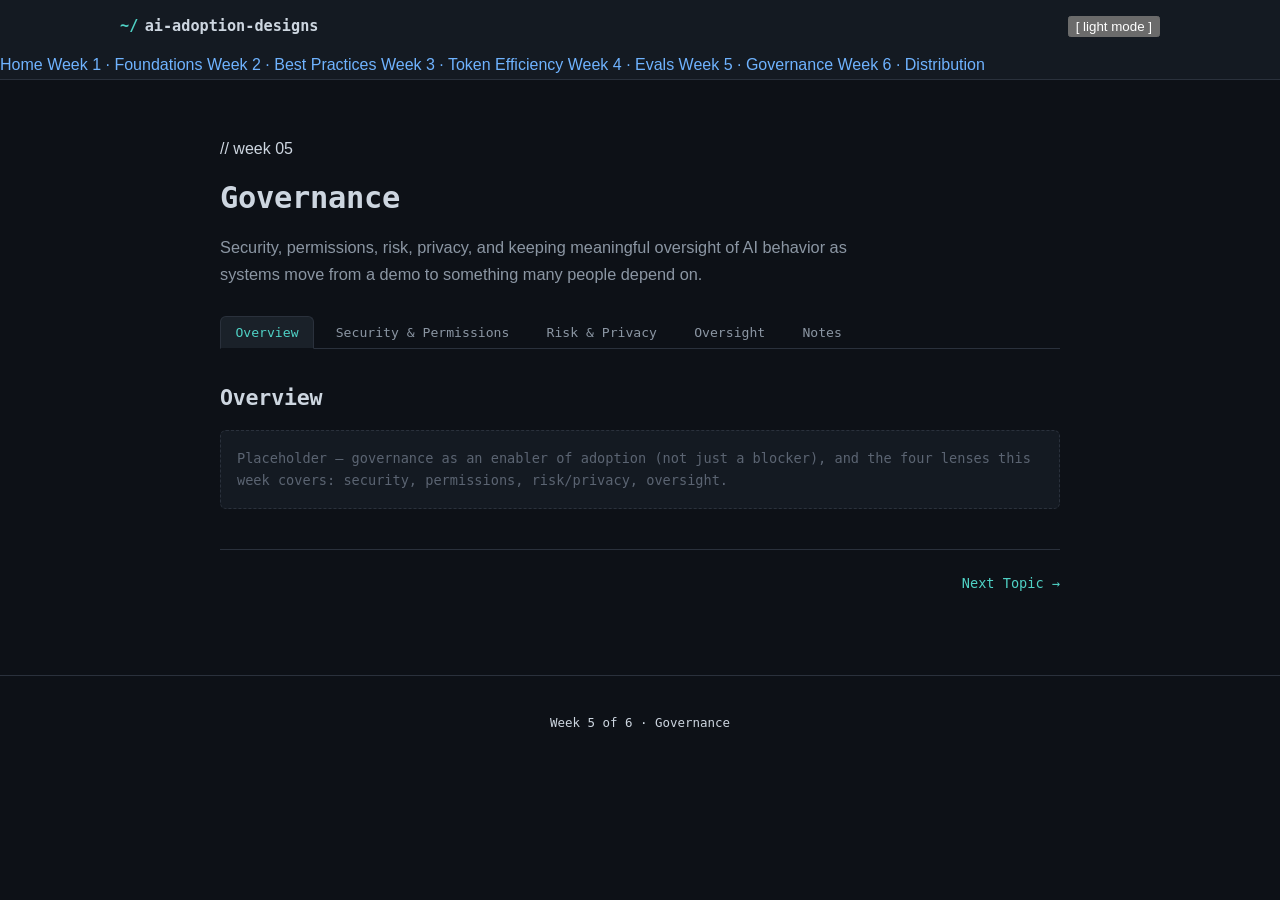
<file: weeks/week5.html>
<!doctype html>
<html lang="en">
<head>
  <meta charset="utf-8">
  <meta name="viewport" content="width=device-width, initial-scale=1">
  <title>Week 5 · Governance — AI Adoption Designs</title>
  <meta name="description" content="Security, permissions, risk, privacy, and oversight of AI behavior.">
  <link rel="icon" href="../assets/favicon.svg" type="image/svg+xml">
  <link rel="stylesheet" href="../css/style.css">
</head>
<body>
  <a class="skip-link" href="#main">Skip to content</a>

  <header class="site-header">
    <div class="header-row">
      <a class="brand" href="../index.html"><span class="prompt">~/</span>ai-adoption-designs</a>
      <div class="header-spacer"></div>
      <button class="theme-toggle" type="button" data-theme-toggle>[ light mode ]</button>
    </div>
    <nav class="week-nav" aria-label="Weeks">
      <a href="../index.html">Home</a>
      <a href="week1.html">Week 1 · Foundations</a>
      <a href="week2.html">Week 2 · Best Practices</a>
      <a href="week3.html">Week 3 · Token Efficiency</a>
      <a href="week4.html">Week 4 · Evals</a>
      <a href="week5.html" class="active">Week 5 · Governance</a>
      <a href="week6.html">Week 6 · Distribution</a>
    </nav>
  </header>

  <main id="main">
    <section class="page-head">
      <p class="week-label">// week 05</p>
      <h1>Governance</h1>
      <p class="page-dek">
        Security, permissions, risk, privacy, and keeping meaningful oversight of AI behavior
        as systems move from a demo to something many people depend on.
      </p>
    </section>

    <div class="subtabs" role="tablist" aria-label="Week 5 sections" data-tabs="#week5-panels">
      <button class="tab-btn" role="tab" id="tab-overview" data-tab="panel-overview" aria-selected="true" aria-controls="panel-overview">Overview</button>
      <button class="tab-btn" role="tab" id="tab-security" data-tab="panel-security" aria-selected="false" aria-controls="panel-security">Security &amp; Permissions</button>
      <button class="tab-btn" role="tab" id="tab-risk" data-tab="panel-risk" aria-selected="false" aria-controls="panel-risk">Risk &amp; Privacy</button>
      <button class="tab-btn" role="tab" id="tab-oversight" data-tab="panel-oversight" aria-selected="false" aria-controls="panel-oversight">Oversight</button>
      <button class="tab-btn" role="tab" id="tab-notes" data-tab="panel-notes" aria-selected="false" aria-controls="panel-notes">Notes</button>
    </div>

    <div id="week5-panels">

      <section class="tab-panel" id="panel-overview" role="tabpanel" tabindex="0" aria-labelledby="tab-overview">
        <h2>Overview</h2>
        <p class="placeholder">
          Placeholder — governance as an enabler of adoption (not just a blocker), and the four
          lenses this week covers: security, permissions, risk/privacy, oversight.
        </p>
      </section>

      <section class="tab-panel" id="panel-security" role="tabpanel" tabindex="0" aria-labelledby="tab-security" hidden>
        <h2>Security &amp; Permissions</h2>
        <p class="placeholder">Placeholder — least-privilege tool scopes, prompt injection, the instruction-source boundary pattern.</p>
        <table>
          <thead><tr><th>Risk</th><th>Mitigation</th></tr></thead>
          <tbody>
            <tr><td>Prompt injection via untrusted content</td><td>Treat tool/web output as data, not instructions</td></tr>
            <tr><td>Over-broad tool access</td><td>Scope tools per task; require confirmation for irreversible actions</td></tr>
            <tr><td>Credential exposure</td><td>Never place secrets in prompts or logs</td></tr>
          </tbody>
        </table>
      </section>

      <section class="tab-panel" id="panel-risk" role="tabpanel" tabindex="0" aria-labelledby="tab-risk" hidden>
        <h2>Risk &amp; Privacy</h2>
        <p class="placeholder">Placeholder — data classification, what should never enter a prompt, vendor/model data handling terms.</p>
      </section>

      <section class="tab-panel" id="panel-oversight" role="tabpanel" tabindex="0" aria-labelledby="tab-oversight" hidden>
        <h2>Oversight</h2>
        <p class="placeholder">Placeholder — human-in-the-loop checkpoints, audit trails, escalation paths when AI behavior is wrong.</p>
        <div class="callout warn">
          <p><strong>Open question:</strong> where should a human approval gate live so it catches
          real risk without becoming rubber-stamping?</p>
        </div>
      </section>

      <section class="tab-panel" id="panel-notes" role="tabpanel" tabindex="0" aria-labelledby="tab-notes" hidden>
        <h2>Running notes</h2>
        <p class="placeholder">Placeholder — day-by-day notes go here.</p>
      </section>

    </div>
  </main>

  <footer class="site-footer">
    <p>Week 5 of 6 · Governance</p>
  </footer>

  <script src="../js/main.js"></script>
</body>
</html>
</file>
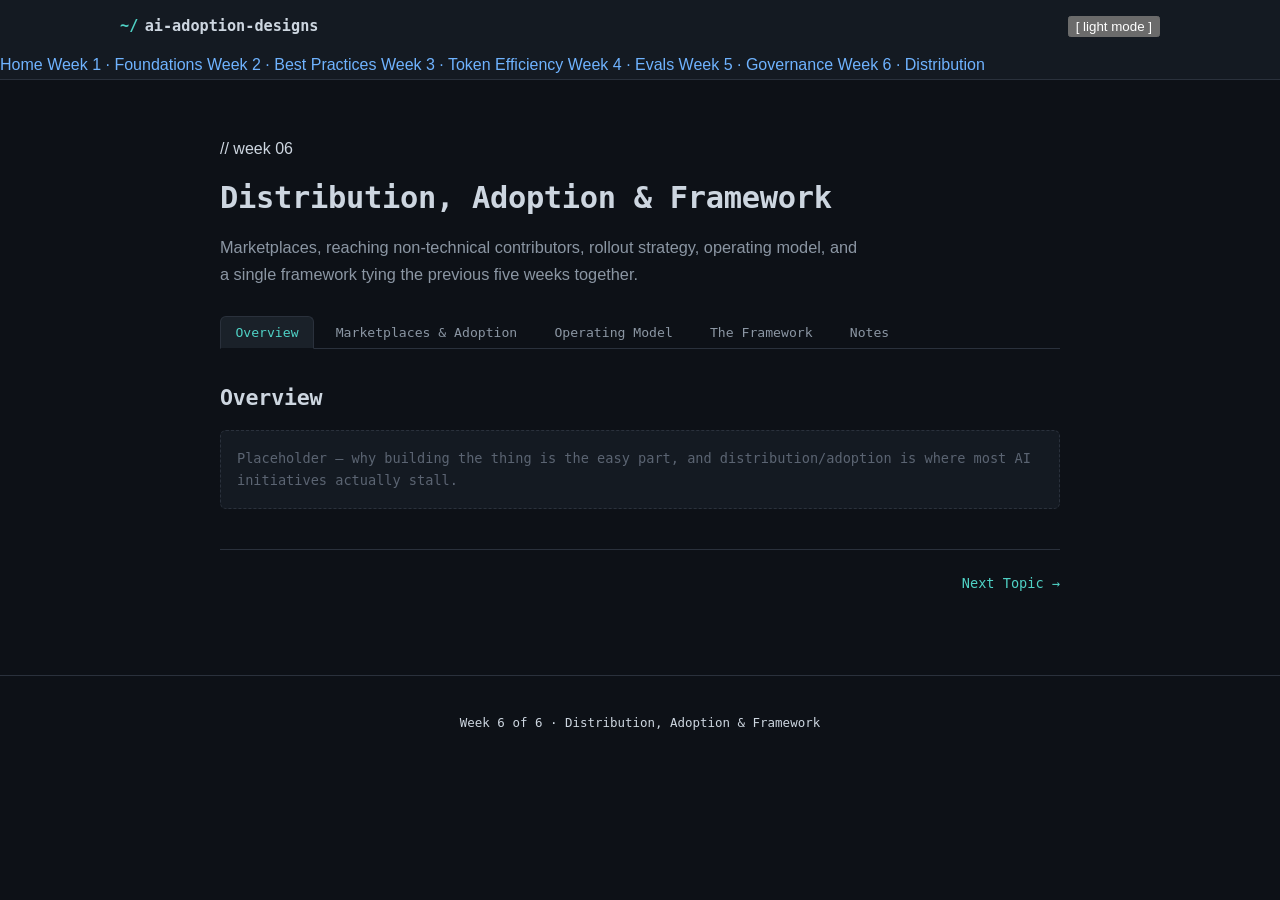
<file: weeks/week6.html>
<!doctype html>
<html lang="en">
<head>
  <meta charset="utf-8">
  <meta name="viewport" content="width=device-width, initial-scale=1">
  <title>Week 6 · Distribution, Adoption &amp; Framework — AI Adoption Designs</title>
  <meta name="description" content="Marketplaces, non-technical contributors, rollout, operating model, and a framework tying the program together.">
  <link rel="icon" href="../assets/favicon.svg" type="image/svg+xml">
  <link rel="stylesheet" href="../css/style.css">
</head>
<body>
  <a class="skip-link" href="#main">Skip to content</a>

  <header class="site-header">
    <div class="header-row">
      <a class="brand" href="../index.html"><span class="prompt">~/</span>ai-adoption-designs</a>
      <div class="header-spacer"></div>
      <button class="theme-toggle" type="button" data-theme-toggle>[ light mode ]</button>
    </div>
    <nav class="week-nav" aria-label="Weeks">
      <a href="../index.html">Home</a>
      <a href="week1.html">Week 1 · Foundations</a>
      <a href="week2.html">Week 2 · Best Practices</a>
      <a href="week3.html">Week 3 · Token Efficiency</a>
      <a href="week4.html">Week 4 · Evals</a>
      <a href="week5.html">Week 5 · Governance</a>
      <a href="week6.html" class="active">Week 6 · Distribution</a>
    </nav>
  </header>

  <main id="main">
    <section class="page-head">
      <p class="week-label">// week 06</p>
      <h1>Distribution, Adoption &amp; Framework</h1>
      <p class="page-dek">
        Marketplaces, reaching non-technical contributors, rollout strategy, operating model,
        and a single framework tying the previous five weeks together.
      </p>
    </section>

    <div class="subtabs" role="tablist" aria-label="Week 6 sections" data-tabs="#week6-panels">
      <button class="tab-btn" role="tab" id="tab-overview" data-tab="panel-overview" aria-selected="true" aria-controls="panel-overview">Overview</button>
      <button class="tab-btn" role="tab" id="tab-marketplaces" data-tab="panel-marketplaces" aria-selected="false" aria-controls="panel-marketplaces">Marketplaces &amp; Adoption</button>
      <button class="tab-btn" role="tab" id="tab-operating" data-tab="panel-operating" aria-selected="false" aria-controls="panel-operating">Operating Model</button>
      <button class="tab-btn" role="tab" id="tab-framework" data-tab="panel-framework" aria-selected="false" aria-controls="panel-framework">The Framework</button>
      <button class="tab-btn" role="tab" id="tab-notes" data-tab="panel-notes" aria-selected="false" aria-controls="panel-notes">Notes</button>
    </div>

    <div id="week6-panels">

      <section class="tab-panel" id="panel-overview" role="tabpanel" tabindex="0" aria-labelledby="tab-overview">
        <h2>Overview</h2>
        <p class="placeholder">
          Placeholder — why building the thing is the easy part, and distribution/adoption is
          where most AI initiatives actually stall.
        </p>
      </section>

      <section class="tab-panel" id="panel-marketplaces" role="tabpanel" tabindex="0" aria-labelledby="tab-marketplaces" hidden>
        <h2>Marketplaces &amp; Adoption</h2>
        <p class="placeholder">Placeholder — internal marketplace design, discoverability, vetting/review process, enabling non-technical contributors to publish.</p>
      </section>

      <section class="tab-panel" id="panel-operating" role="tabpanel" tabindex="0" aria-labelledby="tab-operating" hidden>
        <h2>Operating Model</h2>
        <p class="placeholder">Placeholder — who owns what (platform team vs. domain teams), support model, versioning and deprecation.</p>
      </section>

      <section class="tab-panel" id="panel-framework" role="tabpanel" tabindex="0" aria-labelledby="tab-framework" hidden>
        <h2>The Framework</h2>
        <p class="placeholder">
          Placeholder — the single framework that ties weeks 1–5 together: architecture choices,
          best-practice patterns, efficiency, evals, and governance as stages of one adoption
          lifecycle. Diagram to come once the shape is clear.
        </p>
        <figure class="diagram">
          <svg viewBox="0 0 640 140" role="img" aria-labelledby="framework-diagram-title">
            <title id="framework-diagram-title">Placeholder framework: five stages feeding one adoption lifecycle</title>
            <style>
              .fnode rect { fill: var(--bg-raised); stroke: var(--border); stroke-width: 1; }
              .fnode text { fill: var(--text-dim); font-family: var(--mono); font-size: 11px; text-anchor: middle; }
              .fedge { stroke: var(--text-faint); stroke-width: 1.2; fill: none; marker-end: url(#farrow); }
            </style>
            <defs>
              <marker id="farrow" markerWidth="8" markerHeight="8" refX="6" refY="3" orient="auto">
                <path d="M0,0 L7,3 L0,6 Z" fill="var(--text-faint)"></path>
              </marker>
            </defs>
            <g class="fnode"><rect x="10" y="45" width="100" height="40" rx="6"></rect><text x="60" y="69">Architecture</text></g>
            <g class="fnode"><rect x="135" y="45" width="100" height="40" rx="6"></rect><text x="185" y="69">Practices</text></g>
            <g class="fnode"><rect x="260" y="45" width="100" height="40" rx="6"></rect><text x="310" y="69">Efficiency</text></g>
            <g class="fnode"><rect x="385" y="45" width="100" height="40" rx="6"></rect><text x="435" y="69">Evals</text></g>
            <g class="fnode"><rect x="510" y="45" width="110" height="40" rx="6"></rect><text x="565" y="69">Governance</text></g>
            <path class="fedge" d="M110,65 L135,65"></path>
            <path class="fedge" d="M235,65 L260,65"></path>
            <path class="fedge" d="M360,65 L385,65"></path>
            <path class="fedge" d="M485,65 L510,65"></path>
          </svg>
          <figcaption>Placeholder sequence — will likely become a loop rather than a line once the framework is drafted.</figcaption>
        </figure>
      </section>

      <section class="tab-panel" id="panel-notes" role="tabpanel" tabindex="0" aria-labelledby="tab-notes" hidden>
        <h2>Running notes</h2>
        <p class="placeholder">Placeholder — day-by-day notes go here.</p>
      </section>

    </div>
  </main>

  <footer class="site-footer">
    <p>Week 6 of 6 · Distribution, Adoption &amp; Framework</p>
  </footer>

  <script src="../js/main.js"></script>
</body>
</html>
</file>
<file: css/style.css>
/* ==========================================================================
   AI Adoption Designs — learning journal
   ========================================================================== */

:root {
  --bg: #0d1117;
  --bg-alt: #141a22;
  --bg-raised: #1a2129;
  --border: #2a313c;
  --text: #cdd6e0;
  --text-dim: #8b96a3;
  --text-faint: #5b6472;
  --accent: #4fd1c5;
  --accent-dim: #2f6e68;
  --accent-contrast: #06201d;
  --warn: #e3b341;
  --link: #6fb3ff;
  --code-bg: #0a0e13;
  --shadow: rgba(0, 0, 0, 0.4);
  --radius: 6px;
  --mono: "JetBrains Mono", "Fira Code", ui-monospace, SFMono-Regular, Menlo, Consolas, monospace;
  --sans: -apple-system, BlinkMacSystemFont, "Segoe UI", Helvetica, Arial, sans-serif;
  --maxw: 880px;
}

* {
  box-sizing: border-box;
}

html {
  color-scheme: dark;
}

body {
  margin: 0;
  background: var(--bg);
  color: var(--text);
  font-family: var(--sans);
  font-size: 16px;
  line-height: 1.65;
  -webkit-font-smoothing: antialiased;
}

@media (prefers-reduced-motion: no-preference) {
  a, button, .tab-btn {
    transition: color 0.15s ease, background-color 0.15s ease, border-color 0.15s ease, opacity 0.15s ease;
  }
}

a {
  color: var(--link);
  text-decoration: none;
}
a:hover {
  text-decoration: underline;
}

.skip-link {
  position: absolute;
  left: -9999px;
  top: 0;
  background: var(--accent);
  color: var(--accent-contrast);
  padding: 0.5rem 1rem;
  z-index: 100;
}
.skip-link:focus {
  left: 1rem;
  top: 1rem;
}

code, pre, kbd, .mono {
  font-family: var(--mono);
}

h1, h2, h3, h4 {
  font-family: var(--mono);
  font-weight: 600;
  line-height: 1.3;
  letter-spacing: -0.01em;
}

h1 { font-size: 1.9rem; }
h2 { font-size: 1.35rem; margin-top: 2.2rem; }
h3 { font-size: 1.05rem; color: var(--text); margin-top: 1.6rem; }

p { color: var(--text); }
.dim { color: var(--text-dim); }

/* ---- Layout shell ---- */

.site-header {
  border-bottom: 1px solid var(--border);
  background: var(--bg-alt);
  position: sticky;
  top: 0;
  z-index: 20;
}

.header-row {
  max-width: 1080px;
  margin: 0 auto;
  display: flex;
  align-items: center;
  gap: 1rem;
  padding: 0.85rem 1.25rem;
}

.brand {
  font-family: var(--mono);
  font-weight: 700;
  font-size: 0.95rem;
  color: var(--text);
  white-space: nowrap;
  display: flex;
  align-items: center;
  gap: 0.4rem;
}
.brand:hover { text-decoration: none; }
.brand .prompt { color: var(--accent); }

.header-spacer { flex: 1; }

/* ---- Topic tab nav (top-level) ---- */

.topic-nav {
  max-width: 1080px;
  margin: 0 auto;
  display: flex;
  gap: 0.25rem;
  padding: 0 1.25rem;
  overflow-x: auto;
  scrollbar-width: thin;
}

.topic-nav a {
  font-family: var(--mono);
  font-size: 0.8rem;
  color: var(--text-dim);
  padding: 0.6rem 0.75rem;
  border-bottom: 2px solid transparent;
  white-space: nowrap;
}
.topic-nav a:hover {
  color: var(--text);
  text-decoration: none;
}
.topic-nav a.active {
  color: var(--accent);
  border-bottom-color: var(--accent);
}

/* ---- Main content ---- */

main {
  max-width: var(--maxw);
  margin: 0 auto;
  padding: 2.5rem 1.25rem 5rem;
}

.page-head {
  margin-bottom: 1.5rem;
}

.topic-label {
  font-family: var(--mono);
  font-size: 0.75rem;
  color: var(--accent);
  text-transform: uppercase;
  letter-spacing: 0.08em;
  margin: 0 0 0.5rem;
}

.page-head h1 {
  margin: 0 0 0.5rem;
}

.page-dek {
  color: var(--text-dim);
  font-size: 1.02rem;
  max-width: 640px;
}

/* ---- Sub-tabs within a topic ---- */

.subtabs {
  display: flex;
  flex-wrap: wrap;
  gap: 0.4rem;
  margin: 1.75rem 0 1.5rem;
  border-bottom: 1px solid var(--border);
  padding-bottom: 0;
}

.tab-btn {
  font-family: var(--mono);
  font-size: 0.82rem;
  background: transparent;
  border: 1px solid transparent;
  color: var(--text-dim);
  padding: 0.5rem 0.9rem;
  border-radius: var(--radius) var(--radius) 0 0;
  cursor: pointer;
  margin-bottom: -1px;
}

.tab-btn:hover {
  color: var(--text);
}

.tab-btn[aria-selected="true"] {
  color: var(--accent);
  border-color: var(--border);
  border-bottom-color: var(--bg);
  background: var(--bg-raised);
}

.tab-panel {
  outline: none;
}
.tab-panel[hidden] {
  display: none;
}

.next-topic {
  display: flex;
  align-items: center;
  margin-top: 2.5rem;
  padding-top: 1.25rem;
  border-top: 1px solid var(--border);
}

.prev-topic-btn,
.next-topic-btn {
  font-family: var(--mono);
  font-size: 0.85rem;
  color: var(--accent);
  background: none;
  border: none;
  cursor: pointer;
  padding: 0.3rem 0;
}
.prev-topic-btn:hover,
.next-topic-btn:hover {
  text-decoration: underline;
}

.next-topic-btn {
  margin-left: auto;
}

/* ---- Cards (landing page topics) ---- */

.topic-grid {
  display: grid;
  grid-template-columns: repeat(auto-fit, minmax(260px, 1fr));
  gap: 1rem;
  margin-top: 1.75rem;
}

.topic-card {
  background: var(--bg-raised);
  border: 1px solid var(--border);
  border-radius: var(--radius);
  padding: 1.1rem 1.2rem 1.3rem;
  display: flex;
  flex-direction: column;
  gap: 0.5rem;
}

.topic-card:hover {
  border-color: var(--accent-dim);
}

.topic-index {
  font-family: var(--mono);
  color: var(--accent);
  font-size: 0.78rem;
}

.topic-card h3 {
  margin: 0;
  font-size: 1.02rem;
}

.topic-card p {
  color: var(--text-dim);
  font-size: 0.92rem;
  margin: 0;
  flex: 1;
}

.topic-card .card-link {
  font-family: var(--mono);
  font-size: 0.8rem;
  margin-top: 0.3rem;
}

.context-link {
  color: var(--accent);
}

.status-pill {
  font-family: var(--mono);
  font-size: 0.68rem;
  text-transform: uppercase;
  letter-spacing: 0.05em;
  padding: 0.15rem 0.5rem;
  border-radius: 100px;
  border: 1px solid var(--border);
  color: var(--text-faint);
  align-self: flex-start;
}
.status-pill.done {
  color: var(--accent);
  border-color: var(--accent-dim);
}

/* ---- Code blocks ---- */

.code-block {
  position: relative;
  background: var(--code-bg);
  border: 1px solid var(--border);
  border-radius: var(--radius);
  margin: 1.1rem 0;
  overflow: hidden;
}

.code-block .code-head {
  display: flex;
  align-items: center;
  justify-content: space-between;
  padding: 0.45rem 0.8rem;
  border-bottom: 1px solid var(--border);
  background: var(--bg-alt);
}

.code-block .code-lang {
  font-family: var(--mono);
  font-size: 0.72rem;
  color: var(--text-faint);
  text-transform: uppercase;
  letter-spacing: 0.06em;
}

.copy-btn {
  font-family: var(--mono);
  font-size: 0.72rem;
  background: transparent;
  border: 1px solid var(--border);
  color: var(--text-dim);
  padding: 0.2rem 0.55rem;
  border-radius: 4px;
  cursor: pointer;
}
.copy-btn:hover {
  color: var(--text);
  border-color: var(--accent-dim);
}
.copy-btn.copied {
  color: var(--accent);
  border-color: var(--accent-dim);
}

pre {
  margin: 0;
  padding: 0.9rem 1rem;
  overflow-x: auto;
  font-size: 0.85rem;
  line-height: 1.55;
}
pre code {
  font-family: var(--mono);
  background: none;
}

:not(pre) > code {
  background: var(--code-bg);
  border: 1px solid var(--border);
  border-radius: 4px;
  padding: 0.1rem 0.35rem;
  font-size: 0.88em;
}

/* minimal manual syntax tones (no JS highlighter dependency) */
.tok-kw { color: #d08cff; }
[data-theme="light"] .tok-kw { color: #8250df; }
.tok-str { color: #9fd98c; }
[data-theme="light"] .tok-str { color: #1a7f37; }
.tok-com { color: var(--text-faint); font-style: italic; }
.tok-fn { color: var(--link); }
.tok-num { color: var(--warn); }

/* ---- Terminal-style callout ---- */

.terminal {
  background: var(--code-bg);
  border: 1px solid var(--border);
  border-radius: var(--radius);
  padding: 0.9rem 1rem;
  margin: 1.1rem 0;
  font-family: var(--mono);
  font-size: 0.85rem;
  color: var(--text-dim);
}
.terminal .line::before {
  content: "$ ";
  color: var(--accent);
}
.terminal .out {
  color: var(--text-faint);
  padding-left: 1.1rem;
}

/* ---- Notes / callout boxes ---- */

.callout {
  border-left: 3px solid var(--accent-dim);
  background: var(--bg-raised);
  padding: 0.8rem 1rem;
  border-radius: 0 var(--radius) var(--radius) 0;
  margin: 1.1rem 0;
  font-size: 0.95rem;
}
.callout.warn {
  border-left-color: var(--warn);
}
.callout p:first-child { margin-top: 0; }
.callout p:last-child { margin-bottom: 0; }

.placeholder {
  border: 1px dashed var(--border);
  border-radius: var(--radius);
  padding: 1rem;
  color: var(--text-faint);
  font-size: 0.85rem;
  font-family: var(--mono);
  background: var(--bg-alt);
}

/* ---- Diagram figure ---- */

figure.diagram {
  margin: 1.5rem 0;
  padding: 1rem;
  background: var(--bg-raised);
  border: 1px solid var(--border);
  border-radius: var(--radius);
}
figure.diagram svg {
  width: 100%;
  height: auto;
  display: block;
}
figure.diagram figcaption {
  font-family: var(--mono);
  font-size: 0.78rem;
  color: var(--text-faint);
  margin-top: 0.6rem;
  text-align: center;
}

/* ---- Tables ---- */

table {
  width: 100%;
  border-collapse: collapse;
  margin: 1.1rem 0;
  font-size: 0.92rem;
}
th, td {
  text-align: left;
  padding: 0.55rem 0.7rem;
  border-bottom: 1px solid var(--border);
}
th {
  font-family: var(--mono);
  font-size: 0.78rem;
  color: var(--text-dim);
  text-transform: uppercase;
  letter-spacing: 0.04em;
}

ul, ol {
  color: var(--text);
  padding-left: 1.3rem;
}
li {
  margin-bottom: 0.4rem;
}

/* ---- Footer ---- */

.site-footer {
  border-top: 1px solid var(--border);
  padding: 1.5rem 1.25rem 2.5rem;
  text-align: center;
  color: var(--text-faint);
  font-family: var(--mono);
  font-size: 0.78rem;
}

/* ---- Focus visibility ---- */

a:focus-visible,
button:focus-visible {
  outline: 2px solid var(--accent);
  outline-offset: 2px;
}

/* ---- Responsive ---- */

@media (max-width: 640px) {
  h1 { font-size: 1.5rem; }
  main { padding: 1.75rem 1rem 4rem; }
  .header-row { padding: 0.75rem 1rem; }
}
</file>
